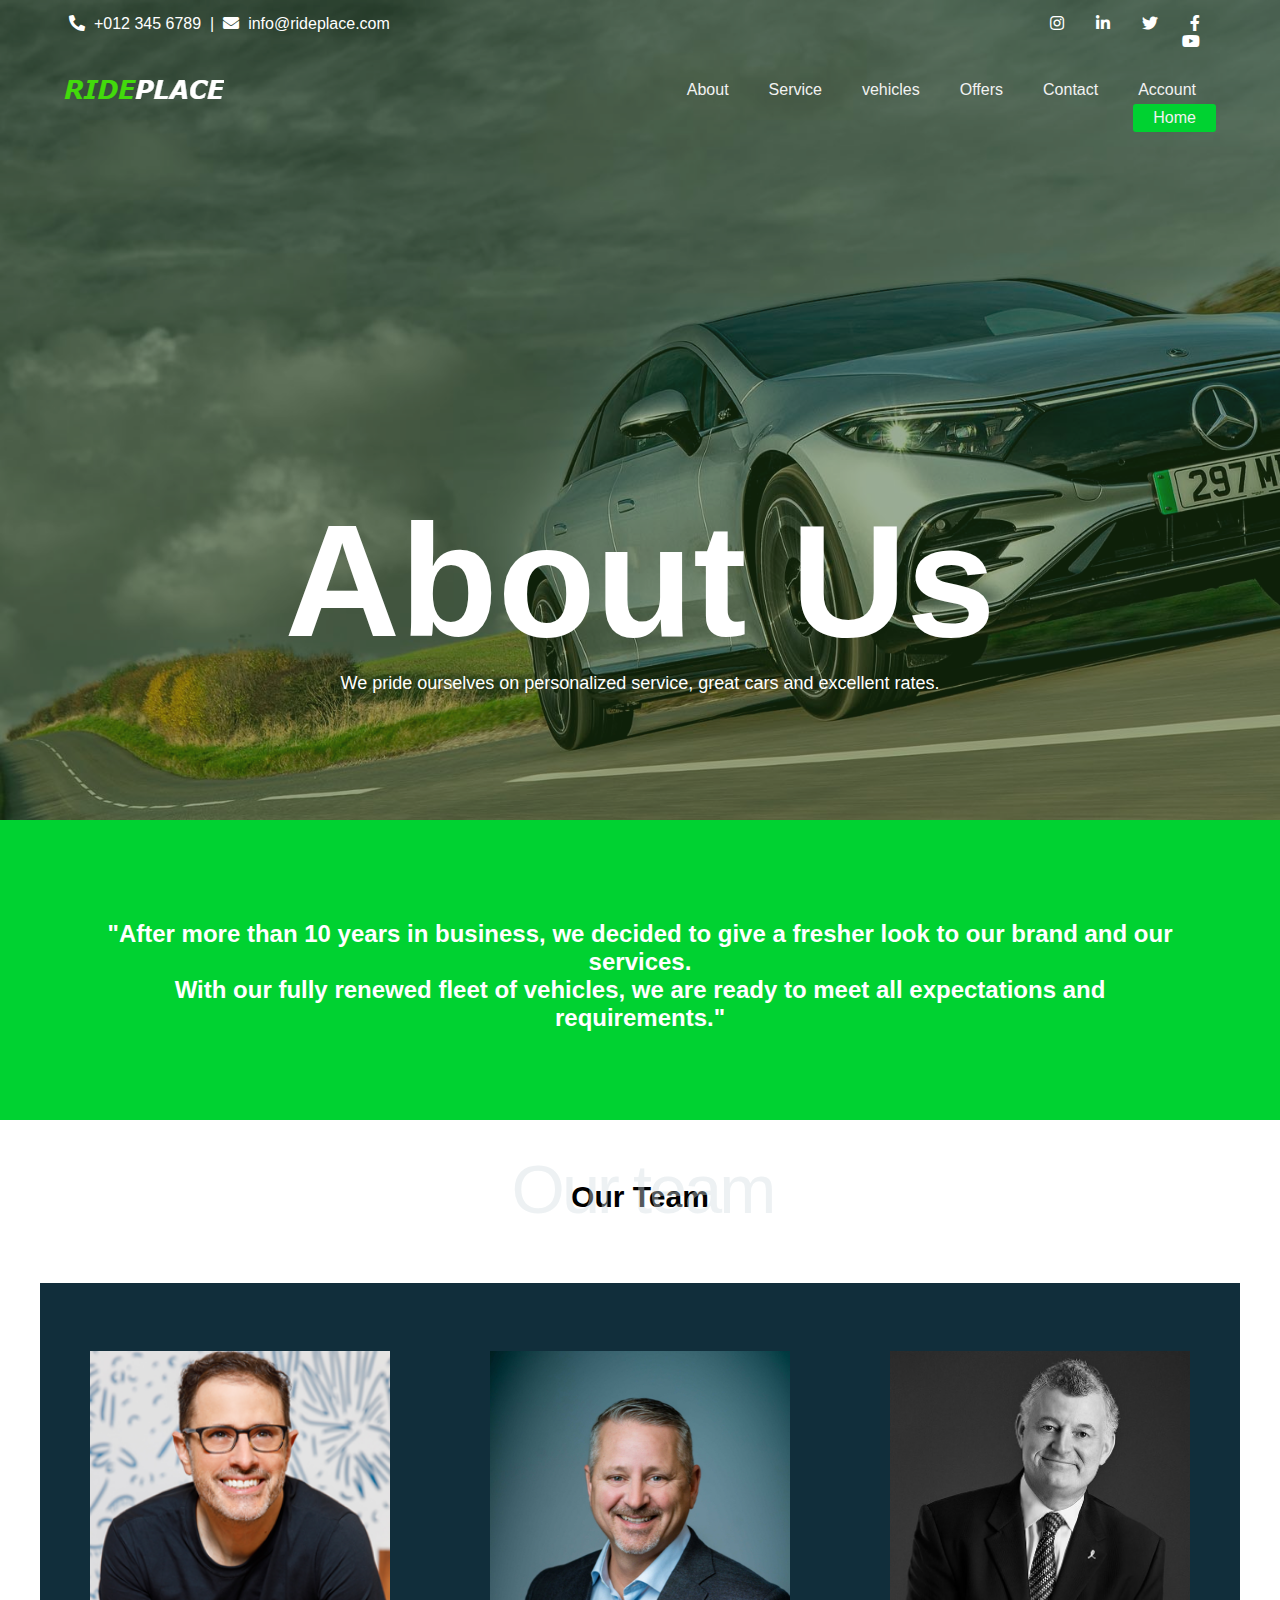
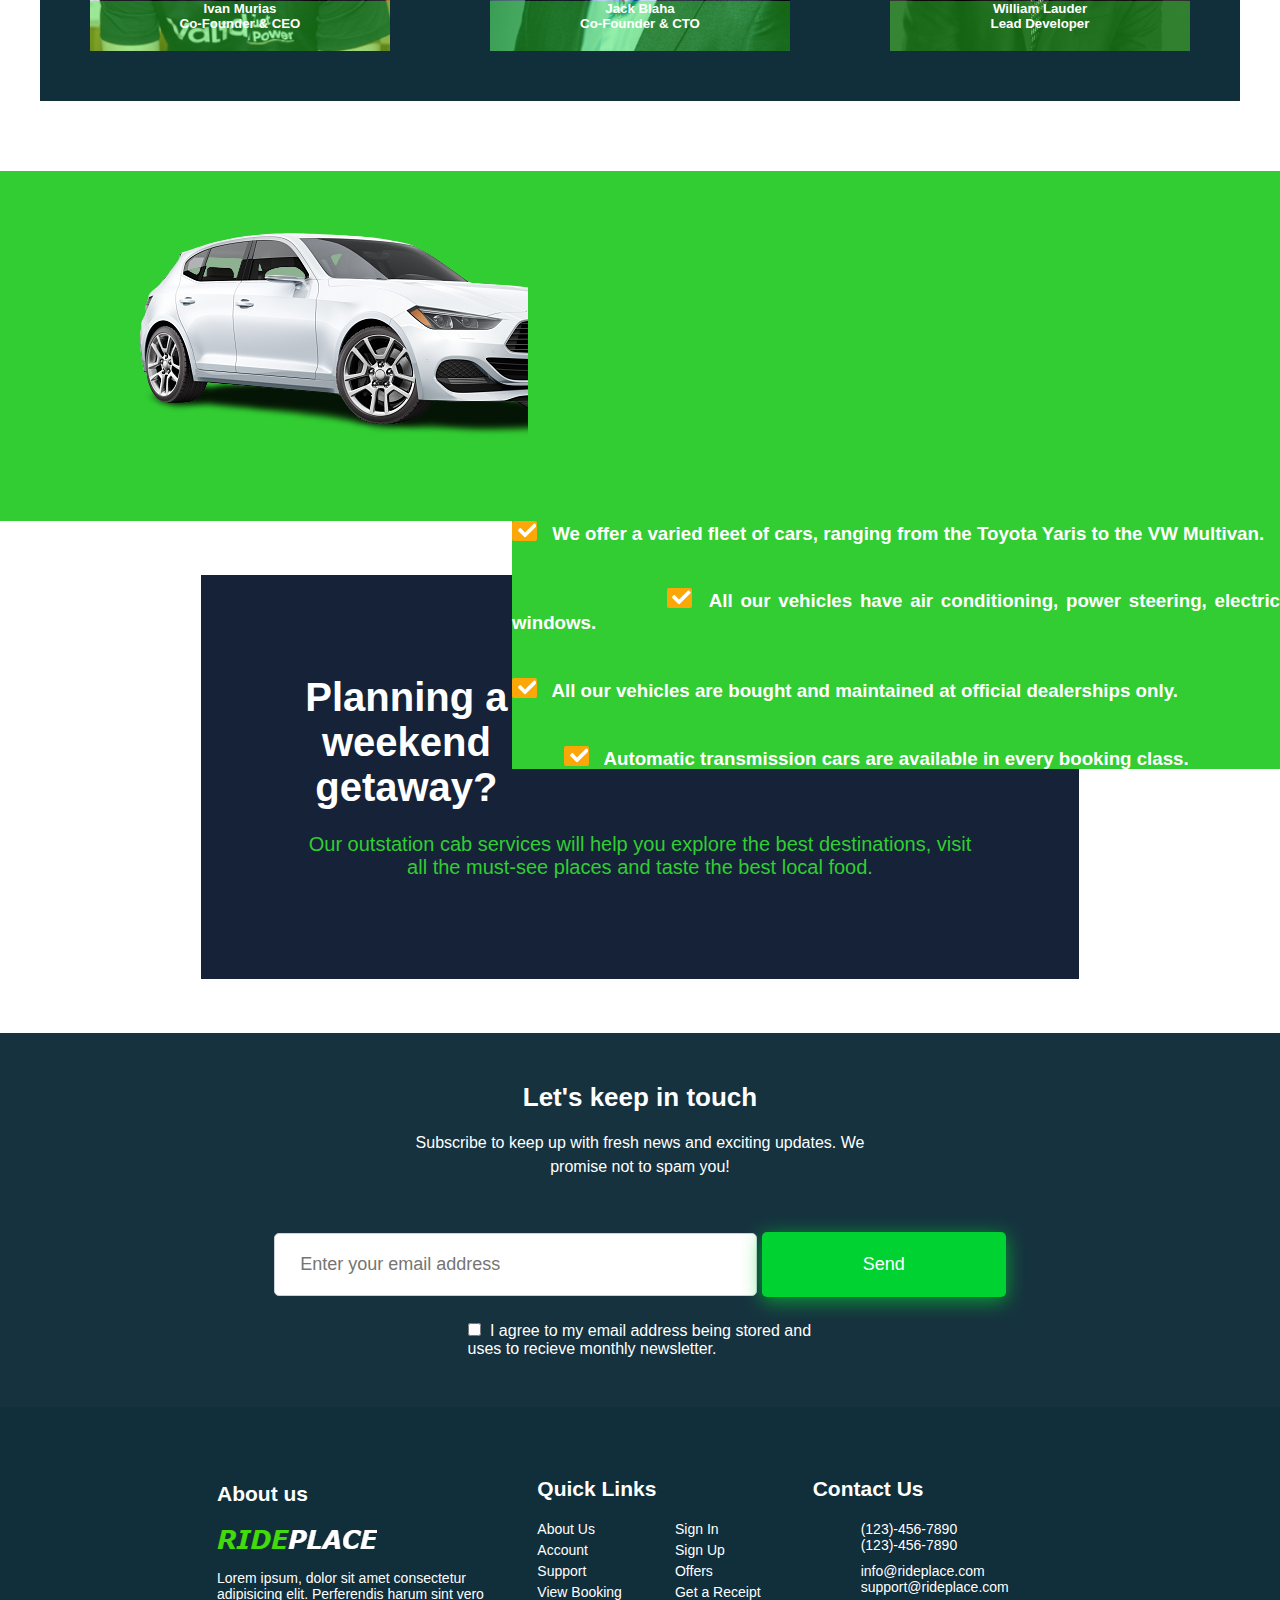
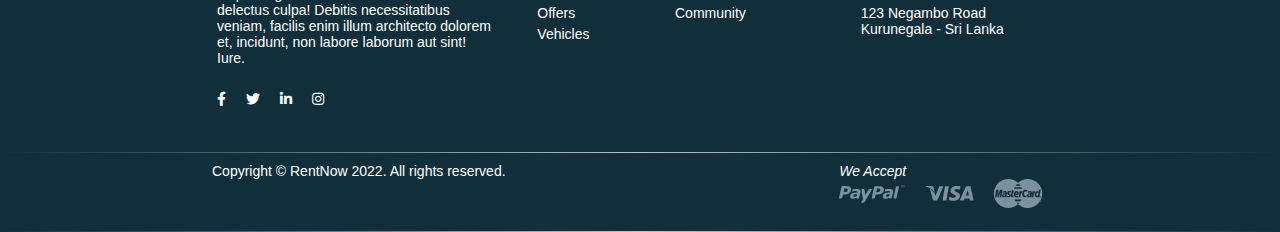
<file: Vehicle-Renting-System/Project/aboutus.html>
<!DOCTYPE html>
<html lang="en">
<head>

    <!--SEO and Responsive-->
    <meta charset="UTF-8">
    <meta http-equiv="X-UA-Compatible" content="IE=edge">
    <meta name="viewport" content="width=device-width, initial-scale=1.0">
    <meta name="description" content="Ride Place - the fastest, safest and smartest way to book cabs and taxis in Sri Lanka.">
    <meta name="keywords" content="rideplace, vehical booking, online vehicle booking service, cab service, rent cars">
    <!--Title-->
    <title>Ride Place | Cab and Taxi Booking Fastest, Safest and Smartest</title>
    <!--favicon-->
    <link href="img/icon.png" rel="icon">
    <!--Lnr icon-->
    <script src="https://cdn.linearicons.com/free/1.0.0/svgembedder.min.js"></script>
    <!--External css-->
    <link rel="stylesheet" href="css/style.css"> 
	<link href="https://cdnjs.cloudflare.com/ajax/libs/font-awesome/5.15.0/css/all.min.css" rel="stylesheet">
    <link rel="stylesheet" href="css/style6.css"> <!--Our partner, news letter and blog card -->
 
	<link rel="stylesheet" href="aboutus.css"> 
	
 </head>
 <body>
	
	
    <!--Head content-->

	<div id="first">
  
   <!--Top bar, Background Video and Navigation Start-->
    <div class="head_section">
    <!--Top and nav bar main div-->
    <div class="both">

    <!--Top bar-->
    <div class="top">
        <div class="top_cent">
            <div class="info">
                <a href=""><i class="fa fa-phone-alt mr-2"></i>&nbsp;&nbsp;+012 345 6789</a>
                <span>|</span>
                <a href=""><i class="fa fa-envelope mr-2"></i>&nbsp;&nbsp;info@rideplace.com</a>
            </div>
            <div class="social">
                <a href="">
                    <i class="fab fa-facebook-f"></i>
                </a>
                <a href="">
                    <i class="fab fa-twitter"></i>
                </a>
                <a href="">
                    <i class="fab fa-linkedin-in"></i>
                </a>
                <a href="">
                    <i class="fab fa-instagram"></i>
                </a>
                <a href="">
                    <i class="fab fa-youtube"></i>
                </a>                                                  
            </div>
        </div>
    </div>

    <!--Nav bar-->
    <div class="navbar">
        <div class="nav_cent">
            <div class="logo">
                <img src="img/logo.png">
            </div>
            <div class="menu">
                <a href="account.html">Account</a>
                <a href="support.html">Contact</a>
                <a href="offer.html">Offers</a>
                <a href="vehicle.html">vehicles</a>
                <a href="ourservice.html">Service</a>
                <a href="aboutus.html">About</a>
                <a class="active" href="index.html">Home</a>
            </div>
        </div>
    </div>
	
	<br> <br> <br> <br>
	
	<!----about us first section--->
				<div class="head_text">
					<h1>About Us</h1>
					<p>We pride ourselves on personalized service, great cars and excellent rates.</p>
				</div>



	<br><br><br><br><br>
	<br>
	<br>
	
		
		<!----second section----->
		<div class="shape">		
			<h2 class="sec">"After more than 10 years in business, we decided to give a fresher look to our brand and our services.<br> With our fully renewed fleet of vehicles, we are ready to meet all expectations and requirements."</h2>
		</div>

	</div>
	</div>
	</div>


		<!------our team---->

		<div class="mem" style="padding-bottom: 20px;">
				<h1 style="text-align:center; font-family: raleway, sans-serif;">Our Team</h1>
				<center><span class="vbig">Our team</span></center>
					<div style="display: flex; justify-content: center;">
						<div  style="float:left; padding:50px;  background-color:#112E3B;"><br>
							<div class="t" style="height:300px; width:300px; background-image:url(img/Ivan_Murias.png);background-repeat:no-repeat;background-size:cover;">
								<div style="height:200px; padding-bottom:50px;">
								</div>
								<div style="height:50px; background-color:rgba(50,250,50,0.4);" >
									<h5  style=" text-align:center; color:white;">Ivan Murias<br>
									Co-Founder & CEO </h5>

								</div>
							</div>
						</div>
						<div  style="float:left; padding: 50px; background-color:#112E3B;"><br>
							<div class="u" style="height:300px; width:300px; background-image:url(img/jack-blaha.jpg);background-repeat:no-repeat;background-size:cover;">
								<div style="height:200px; padding-bottom:50px;">
								</div>
								<div style="height:50px; background-color:rgba(50,250,50,0.4);" >
									<h5  style=" text-align:center; color:white;">Jack Blaha<br>
									Co-Founder & CTO</h5>
								</div>
							</div>
						</div>
						<div  style="float:left; padding:50px;  background-color:#112E3B;"><br>
							<div class="v" style="height:300px; width:300px; background-image:url(img/william-lauder.jpg);background-repeat:no-repeat;background-size:cover;">
								<div style="height:200px; padding-bottom:50px;">
								</div>
								<div style="height:50px; background-color:rgba(50,250,50,0.4);" >
									<h5  style=" text-align:center; color:white;">William Lauder<br>
									Lead Developer</h5>
								</div>
							</div>
						</div>
					</div>
		</div>
	 
		<!-------third section------->
		
			<div class="third" style="margin-top: 50px;">
				<div id="carimg"></div>
				<div id="imgdes">
						<h3>
						<ul>
							<li><span><svg stroke="currentColor" fill="currentColor" stroke-width="0" viewBox="0 0 512 512" height="1em" width="1em" xmlns="http://www.w3.org/2000/svg"><path d="M173.898 439.404l-166.4-166.4c-9.997-9.997-9.997-26.206 0-36.204l36.203-36.204c9.997-9.998 26.207-9.998 36.204 0L192 312.69 432.095 72.596c9.997-9.997 26.207-9.997 36.204 0l36.203 36.204c9.997 9.997 9.997 26.206 0 36.204l-294.4 294.401c-9.998 9.997-26.207 9.997-36.204-.001z"></path></svg></span>	We offer a varied fleet of cars, ranging from the Toyota Yaris to the VW Multivan.</li><br><br>
							<li>&nbsp;&nbsp;&nbsp;&nbsp;&nbsp;&nbsp;&nbsp;&nbsp;&nbsp;&nbsp;&nbsp;&nbsp;&nbsp;&nbsp;&nbsp;&nbsp;&nbsp;&nbsp;&nbsp;&nbsp;<span><svg stroke="currentColor" fill="currentColor" stroke-width="0" viewBox="0 0 512 512" height="1em" width="1em" xmlns="http://www.w3.org/2000/svg"><path d="M173.898 439.404l-166.4-166.4c-9.997-9.997-9.997-26.206 0-36.204l36.203-36.204c9.997-9.998 26.207-9.998 36.204 0L192 312.69 432.095 72.596c9.997-9.997 26.207-9.997 36.204 0l36.203 36.204c9.997 9.997 9.997 26.206 0 36.204l-294.4 294.401c-9.998 9.997-26.207 9.997-36.204-.001z"></path></svg></span>	All our vehicles have air conditioning,  power steering, electric windows.</li><br><br>
							<li><span><svg stroke="currentColor" fill="currentColor" stroke-width="0" viewBox="0 0 512 512" height="1em" width="1em" xmlns="http://www.w3.org/2000/svg"><path d="M173.898 439.404l-166.4-166.4c-9.997-9.997-9.997-26.206 0-36.204l36.203-36.204c9.997-9.998 26.207-9.998 36.204 0L192 312.69 432.095 72.596c9.997-9.997 26.207-9.997 36.204 0l36.203 36.204c9.997 9.997 9.997 26.206 0 36.204l-294.4 294.401c-9.998 9.997-26.207 9.997-36.204-.001z"></path></svg></span>	All our vehicles are bought and maintained at official dealerships only.</li><br><br>
							<li>&nbsp;&nbsp;&nbsp;&nbsp;&nbsp;&nbsp;&nbsp;&nbsp;&nbsp;&nbsp;<span><svg stroke="currentColor" fill="currentColor" stroke-width="0" viewBox="0 0 512 512" height="1em" width="1em" xmlns="http://www.w3.org/2000/svg"><path d="M173.898 439.404l-166.4-166.4c-9.997-9.997-9.997-26.206 0-36.204l36.203-36.204c9.997-9.998 26.207-9.998 36.204 0L192 312.69 432.095 72.596c9.997-9.997 26.207-9.997 36.204 0l36.203 36.204c9.997 9.997 9.997 26.206 0 36.204l-294.4 294.401c-9.998 9.997-26.207 9.997-36.204-.001z"></path></svg></span>	Automatic transmission cars are available in every booking class.</li></h3>
						</ul>
						</h3>
				</div>
			</div>
		
		<br><br><br>
		<!------fourth section------>
			<div>
	
				<div class="slideshow-container" style="font-family: 'Open Sans', sans-serif;">

				<div class="mySlides">
				<h3>Planning a weekend getaway?</h3><br>
				<p>Our outstation cab services will help you explore the best destinations, visit all the must-see places and taste the best local food.</p>
				</div>

				<div class="mySlides">
				<h3>Did you just land at an airport or railway station closest to your destination? No problem!</h3><br>
				<p>You can use our airport taxi, the transit pick up service to cover the last mile. We'll get you to your destination and show you some of the best sights along the way.</p>
				</div>

				<div class="mySlides">
				<h3> Are you an offbeat traveller? Do you just hit the road and decide to take it from there?</h3><br>
				<p>We offer one-way drops on several routes, in case you only want to be dropped to a destination and don't want to look back</p>
				</div>

				</div>
			</div>
		
            <br><br><br>
		
		<script>

		let slideIndex = 0;
		showSlides();

		function showSlides() {
		let i;
		let slides = document.getElementsByClassName("mySlides");
		for (i = 0; i < slides.length; i++) {
		slides[i].style.display = "none";
		}
		slideIndex++;
		if (slideIndex > slides.length) {slideIndex = 1}
		slides[slideIndex-1].style.display = "block";
		setTimeout(showSlides, 2500); 
		}
		
		</script>
		
		
    <!--News letter-->
    <form action="newsletter.php" method="post">
        <div class="s_main">
            <div class="cent">
                <h2>Let's keep in touch</h2>
                <p>Subscribe to keep up with fresh news and exciting updates. We promise not to spam you!</p>
                <div class="form">
                    <input type="email" class="formemail" placeholder="Enter your email address" name="email"/>
                    <button type="submit" class="formbutton">Send</button>
                </div>
                <div class="notice">
                    <input type="checkbox" required>
                    <span>I agree to my email address being stored and uses to recieve monthly newsletter.</span>
                </div>
            </div>
        </div>
        </form>		

	 <!--Footer-->
    <div class="footer_main">
        <div class="footer_tabs">
            <div class="fabout">
                <h2>About us</h2>
                <img src="img/logo.png">
                <p>Lorem ipsum, dolor sit amet consectetur adipisicing elit. Perferendis harum sint vero delectus culpa! Debitis necessitatibus veniam, facilis enim illum architecto dolorem et, incidunt, non labore laborum aut sint! Iure.</p>
                <ul>
                    <a href="">
                        <i class="fab fa-facebook-f"></i>
                    </a>
                    <a href="">
                        <i class="fab fa-twitter"></i>
                    </a>
                    <a href="">
                        <i class="fab fa-linkedin-in"></i>
                    </a>
                    <a href="">
                        <i class="fab fa-instagram"></i>
                    </a>    
                </ul>
            </div>
            <div class="fquicklink">
                <h2>Quick Links</h2>
                <div class="main_list">
                <div class="list_i">
                    <ul>
                        <a href="aboutus.html">About Us<li></li></a>
                        <a href="account.html">Account<li></li></a>
                        <a href="support.html">Support<li></li></a>
                        <a href="bookup.html">View Booking<li></li></a>
                        <a href="offer.html">Offers<li></li></a>
                        <a href="vehicle.html">Vehicles<li></li></a>
                    </ul>
                </div>
                <div class="list_ii">
                    <ul>
                        <a href="login.html">Sign In<li></li></a>
                        <a href="signup.html">Sign Up<li></li></a>
                        <a href="offer.html">Offers<li></li></a>
                        <a href="#">Get a Receipt<li></li></a>
                        <a href="#">Community<li></li></a>
                    </ul>                    
                </div>
                </div>
            </div>
            <div class="fcontact">
                <h2>Contact Us</h2>
                <div class="mail">
                    <svg class="lnr lnr-phone-handset"><use xlink:href="#lnr-phone-handset"></use></svg>
                    <p>(123)-456-7890<br>(123)-456-7890</p>
                </div>
                <div class="phone">
                    <svg class="lnr lnr-envelope"><use xlink:href="#lnr-envelope"></use></svg>
                    <p>info@rideplace.com<br>support@rideplace.com</p>
                </div>
                <div class="location">
                    <svg class="lnr lnr-map-marker"><use xlink:href="#lnr-map-marker"></use></svg>
                    <p>123 Negambo Road<br>Kurunegala - Sri Lanka</p>
                </div>
            </div>
        </div>
        <hr>
        <footer>
            <div class="fpara">
            <p>Copyright © RentNow 2022. All rights reserved.</p>
            </div>
            <div class="fpay">
                <p><i>We Accept</i></p>
                <img src="img/payments.png">
            </div>
        </footer>
        <hr>
    </div>
	
	</body>
</html>
</file>
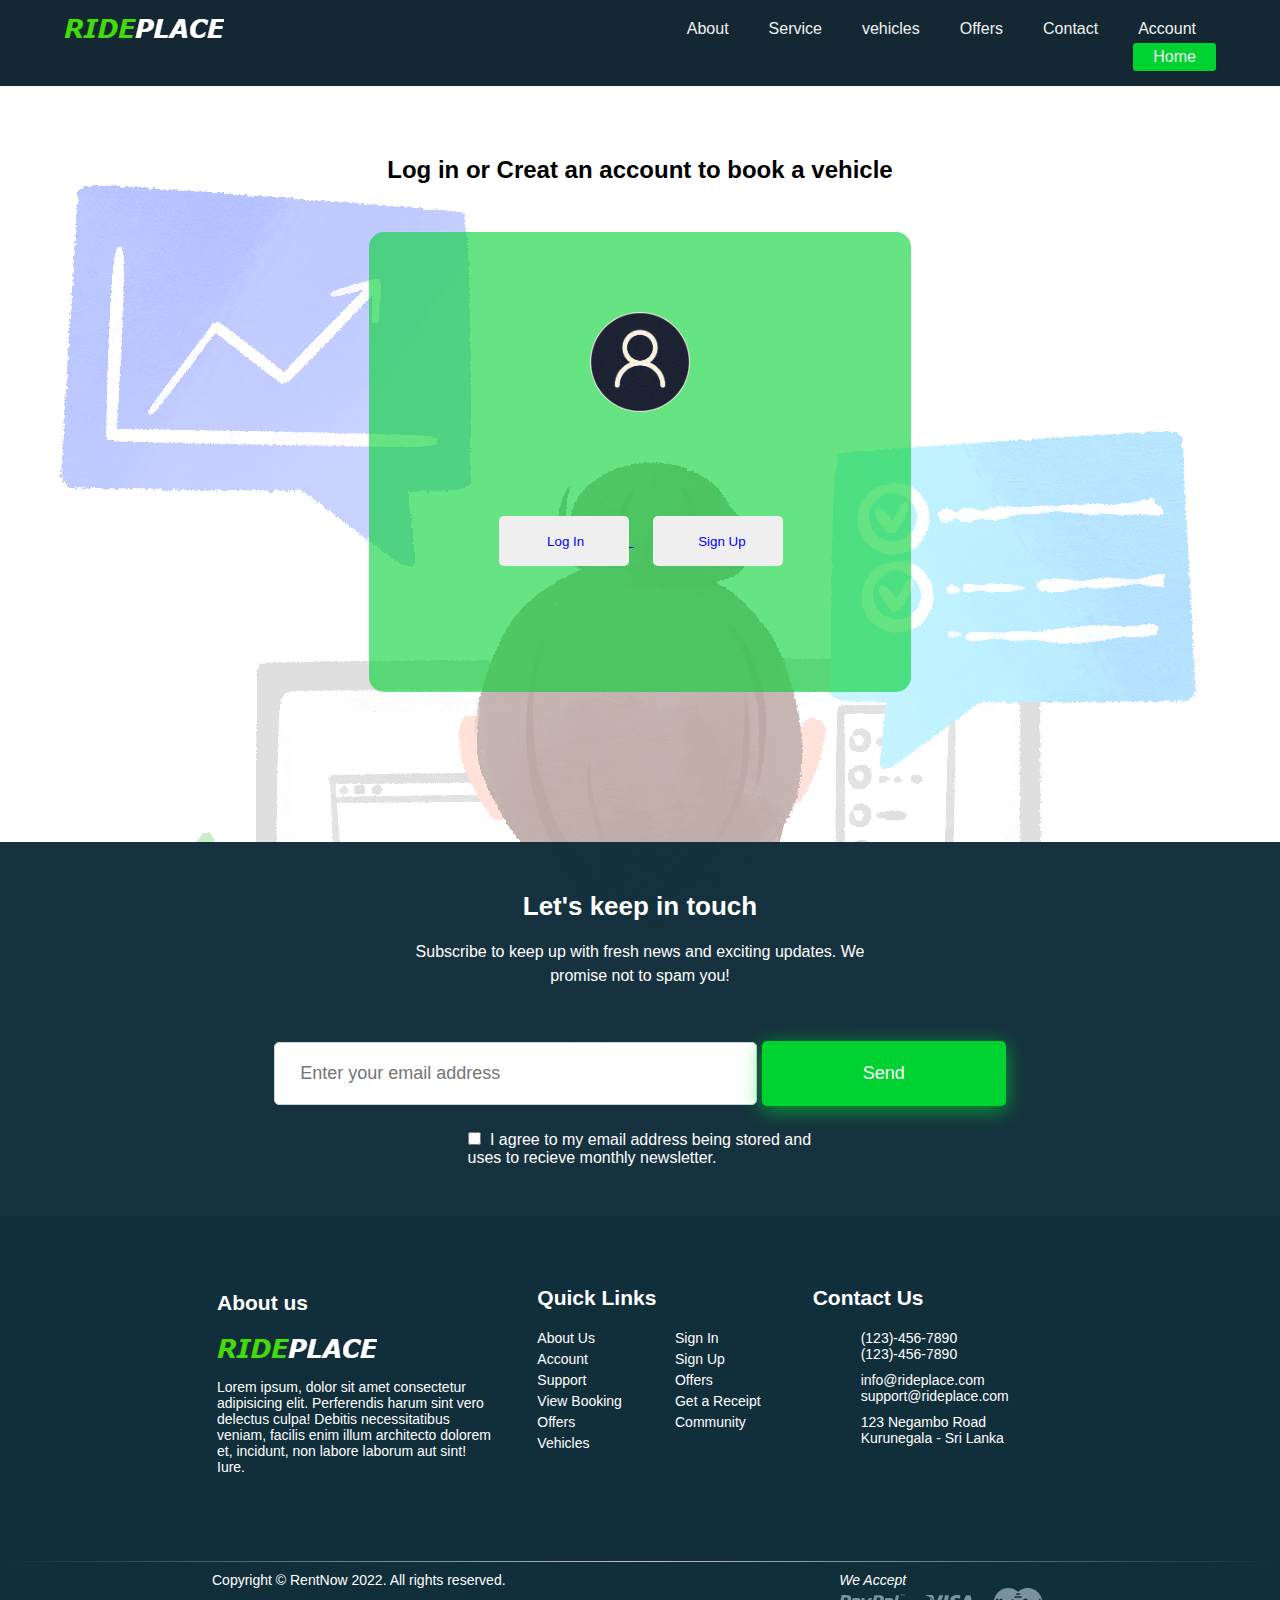
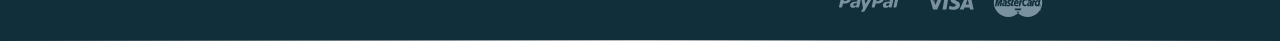
<file: Vehicle-Renting-System/Project/account.html>
<!DOCTYPE html>    
    <html>    
    <head>    
        <title>Account | Booking Form</title>    
        <link rel="stylesheet" type="text/css" href="account.css"> <!--account page css-->
        <link rel="stylesheet" href="css/style.css"> <!--main css-->
        <link rel="stylesheet" href="css/style6.css"> <!--Our partner, news letter and blog card -->
        <!--Lnr icon-->
        <script src="https://cdn.linearicons.com/free/1.0.0/svgembedder.min.js"></script>

        <style>
        *{
            margin: 0px;
            padding: 0px;
        }

        .navbar{
            background-color: #132833;
            font-family: "Open Sans", sans-serif;
        }

        .navbar .nav_cent{
            width: 90%;
            margin: 0px auto;
            padding-top: 15px;
            padding-bottom: 15px;
            display: flex;
        }

        .navbar .nav_cent .logo{
            width: 50%;
        }

        .navbar .nav_cent .menu{
            background-color: transparent;
            width: 50%;
        }

        .navbar .nav_cent .menu a{
            float: right;
            color: #f2f2f2;
            text-align: center;
            padding: 5px 20px;
            text-decoration: none;
            font-family: "Raleway", sans-serif;
        }

        .navbar .nav_cent .menu a.active{
            background-color: #00D231;
            border-radius: 3px;
        }
        </style>
		
    </head>    
    <body background="acc.png"> 
        
        <!--Nav bar-->
        <div class="navbar">
            <div class="nav_cent">
                <div class="logo">
                    <img src="img/logo.png">
                </div>
                <div class="menu">
                    <a href="account.html">Account</a>
                    <a href="support.html">Contact</a>
                    <a href="offer.html">Offers</a>
                    <a href="vehicle.html">vehicles</a>
                    <a href="ourservice.html">Service</a>
                    <a href="aboutus.html">About</a>
                    <a class="active" href="index.html">Home</a>
                </div>
            </div>
        </div>
    
        <!--Account-->
		<h2 class="h22">Log in or Creat an account to book a vehicle</h2><br>
		
        <div class="booking"> 
			
		
		
		
        <form id="booking" method="get" action="booking.php" name="bookingForm">
		<div class="image">
			<center><img src="images.png" alt="Avatar" class="avatar"></center>
        </div>     
            <a href="login.html" target="_blank"><input type="button" name="log" id="log1" value="Log In "> </a>      
            <a href="signup.html" target="_blank"><input type="button" name="sign" id="log2" value="Sign Up"></a>       
            <br><br> 
			
                
        </form>     
    </div> 
	
     <!--News letter-->
     <form action="newsletter.php" method="post">
        <div class="s_main">
            <div class="cent">
                <h2>Let's keep in touch</h2>
                <p>Subscribe to keep up with fresh news and exciting updates. We promise not to spam you!</p>
                <div class="form">
                    <input type="email" class="formemail" placeholder="Enter your email address" name="email"/>
                    <button type="submit" class="formbutton">Send</button>
                </div>
                <div class="notice">
                    <input type="checkbox" required>
                    <span>I agree to my email address being stored and uses to recieve monthly newsletter.</span>
                </div>
            </div>
        </div>
        </form>
        <!--Footer-->
        <div class="footer_main">
            <div class="footer_tabs">
                <div class="fabout">
                    <h2>About us</h2>
                    <img src="img/logo.png">
                    <p>Lorem ipsum, dolor sit amet consectetur adipisicing elit. Perferendis harum sint vero delectus culpa! Debitis necessitatibus veniam, facilis enim illum architecto dolorem et, incidunt, non labore laborum aut sint! Iure.</p>
                    <ul>
                        <a href="">
                            <i class="fab fa-facebook-f"></i>
                        </a>
                        <a href="">
                            <i class="fab fa-twitter"></i>
                        </a>
                        <a href="">
                            <i class="fab fa-linkedin-in"></i>
                        </a>
                        <a href="">
                            <i class="fab fa-instagram"></i>
                        </a>    
                    </ul>
                </div>
                <div class="fquicklink">
                    <h2>Quick Links</h2>
                    <div class="main_list">
                    <div class="list_i">
                        <ul>
                            <a href="aboutus.html">About Us<li></li></a>
                            <a href="account.html">Account<li></li></a>
                            <a href="support.html">Support<li></li></a>
                            <a href="bookup.html">View Booking<li></li></a>
                            <a href="offer.html">Offers<li></li></a>
                            <a href="vehicle.html">Vehicles<li></li></a>
                        </ul>
                    </div>
                    <div class="list_ii">
                        <ul>
                            <a href="login.html">Sign In<li></li></a>
                            <a href="signup.html">Sign Up<li></li></a>
                            <a href="offer.html">Offers<li></li></a>
                            <a href="#">Get a Receipt<li></li></a>
                            <a href="#">Community<li></li></a>
                        </ul>                    
                    </div>
                    </div>
                </div>
                <div class="fcontact">
                    <h2>Contact Us</h2>
                    <div class="mail">
                        <svg class="lnr lnr-phone-handset"><use xlink:href="#lnr-phone-handset"></use></svg>
                        <p>(123)-456-7890<br>(123)-456-7890</p>
                    </div>
                    <div class="phone">
                        <svg class="lnr lnr-envelope"><use xlink:href="#lnr-envelope"></use></svg>
                        <p>info@rideplace.com<br>support@rideplace.com</p>
                    </div>
                    <div class="location">
                        <svg class="lnr lnr-map-marker"><use xlink:href="#lnr-map-marker"></use></svg>
                        <p>123 Negambo Road<br>Kurunegala - Sri Lanka</p>
                    </div>
                </div>
            </div>
            <hr>
            <footer>
                <div class="fpara">
                <p>Copyright © RentNow 2022. All rights reserved.</p>
                </div>
                <div class="fpay">
                    <p><i>We Accept</i></p>
                    <img src="img/payments.png">
                </div>
            </footer>
            <hr>
        </div>

</body>
</html>
</file>
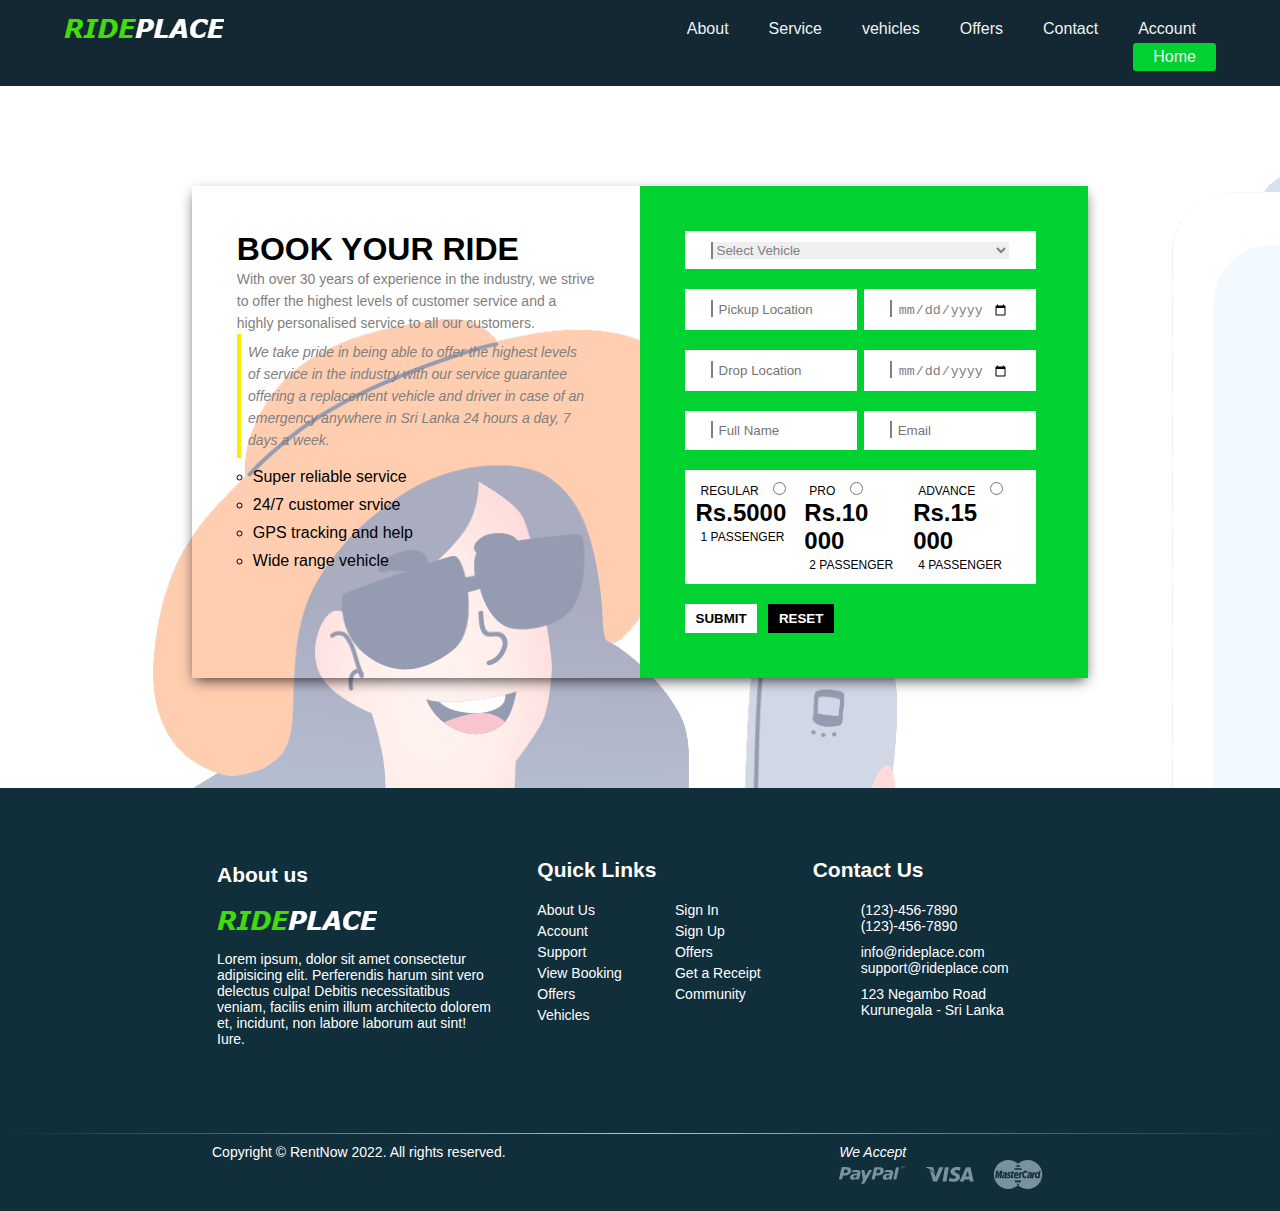
<file: Vehicle-Renting-System/Project/bookup.html>
<!DOCTYPE html>
<html lang="en">
  <head>
    <meta charset="UTF-8" />
    <title>Book Vehicle | Ride  Place</title>
    <meta name="viewport" content="width=device-width, initial-scale=1.0">
    <link rel="stylesheet" href="css/style.css"> <!--main css-->
    <!--Lnr icon-->
    <script src="https://cdn.linearicons.com/free/1.0.0/svgembedder.min.js"></script>
   <style>
*{
    margin: 0px;
    padding: 0px;
}

.navbar{
    background-color: #132833;
    font-family: "Open Sans", sans-serif;
}

.navbar .nav_cent{
    width: 90%;
    margin: 0px auto;
    padding-top: 15px;
    padding-bottom: 15px;
    display: flex;
}

.navbar .nav_cent .logo{
    width: 50%;
}

.navbar .nav_cent .menu{
    background-color: transparent;
    width: 50%;
}

.navbar .nav_cent .menu a{
    float: right;
    color: #f2f2f2;
    text-align: center;
    padding: 5px 20px;
    text-decoration: none;
    font-family: "Raleway", sans-serif;
}

.navbar .nav_cent .menu a.active{
    background-color: #00D231;
    border-radius: 3px;
}

@import url('https://fonts.googleapis.com/css2?family=Roboto&display=swap');
:root{
  --font-light: #808080;
  --primary-color: #FAED00;
}
body{
  font-family: 'Roboto', sans-serif;
  align-items: center;
  justify-content: center;
}
.container {
  padding-top: 100px;
  padding-bottom: 110px;
  width: 70%;
  margin: 0 auto;
}
.book {
    box-shadow: 0px 5px 13px -3px rgba(0,0,0,0.75);
    display: flex;
    flex-wrap: wrap;
}
.description , .form{
    width: 40%;
    padding: 5%;
}
.description h1 {
    text-transform: uppercase;
    color: var(--font-light);
    font-weight: 400;
    margin-top: 0;
}
.description h1 strong{
  font-weight: 700;
  color: #000;
}
.description p {
    color: var(--font-light);
    font-size: 14px;
    line-height: 22px;
}
.quote p {
    font-style: italic;
    padding: 2%;
    border-left: 4px solid var(--primary-color);
}
.description ul {
    padding-left: 16px;
    list-style: circle;
}
.description ul li{
    margin: 10px 0;
}
.form{
  background: #00D231;
}
.form form{
  color: var(--font-light);
    display: flex;
  flex-wrap: wrap;
}
.inpbox.full {
    width: 100%;
    background: #fff;
    padding: 3%;
    margin-bottom: 20px;
    display: flex;
    flex-wrap: wrap;
}
.inpbox span::before {
    margin-left: 0;
}
.inpbox span {
    padding-right: 10px;
    border-right: 2px solid var(--font-light);
}
.form select{
    border: 0;
    width: 90%;
    color: var(--font-light);
}
form input {
    border: 0;
    width: 74%;
    color: var(--font-light);
    padding: 0 4%;
}
.form select:focus, form input {
  outline: none;
}
.inpbox {
    width: 42%;
    background: #fff;
    padding: 3%;
    margin-bottom: 20px;
    margin-right: 2%;
}
.inrbox{
  width: 33%;
  color: #000;
}
.inrbox span{
  padding-right: 10px;
  color: #000;
}
.inrbox span {
    border: 0;
    text-transform: uppercase;
    font-size: 12px;
}
.form input[type="radio"] {
    width: unset;
}
button.subt, button.rst{
  padding: 2% 3%;
  font-weight: 700;
  text-transform: uppercase;
  border: 0;
}
button.subt {
    margin-right: 3%;
    background: #fff;
}
button.rst {
    background: #000;
    color: #fff;
}

   </style>

  </head>
  <body background="booking.png">
      
      <!--Nav bar-->
      <div class="navbar">
          <div class="nav_cent">
              <div class="logo">
                  <img src="img/logo.png">
              </div>
              <div class="menu">
                <a href="account.html">Account</a>
                <a href="support.html">Contact</a>
                <a href="offer.html">Offers</a>
                <a href="vehicle.html">vehicles</a>
                <a href="ourservice.html">Service</a>
                <a href="aboutus.html">About</a>
                <a class="active" href="index.html">Home</a>
              </div>
          </div>
      </div>
    
    <div class="container">
      <div class="book">
        <div class="description">
          <h1><strong>Book your Ride</strong> </h1>
          <p>
            With over 30 years of experience in the industry, we strive to offer the highest levels of customer service and a highly personalised service to all our customers.
          </p>
          <div class="quote">
            <p>
              We take pride in being able to offer the highest levels of service in the industry with our service guarantee offering a replacement vehicle and driver in case of an emergency anywhere in Sri Lanka 24 hours a day, 7 days a week.
 
            </p>
          </div>
          <ul>
            <li>Super reliable service</li>
            <li>24/7 customer srvice</li>
            <li>GPS tracking and help</li>
            <li>Wide range vehicle</li>
          </ul>
        </div>
        <div class="form">
          <form name="myForm">
            <div class="inpbox full">
              <span class="flaticon-taxi"></span>
              <select id="cars" name="cars">
                <option value="">Select Vehicle</option>
                <option value="volvo">Car</option>
                <option value="saab">Van</option>
                <option value="fiat">Suv/Jeep</option>
                <option value="audi">Bus</option>
              </select>
            </div>
            <div class="inpbox">
              <span class="flaticon-globe"></span>
              <input type="text" placeholder="Pickup Location">
            </div>
            <div class="inpbox">
              <span class="flaticon-calendar"></span>
              <input type="date" placeholder="Pickup Date">
            </div>
            <div class="inpbox">
              <span class="flaticon-location"></span>
              <input type="text" placeholder="Drop Location">
            </div>
            <div class="inpbox">
              <span class="flaticon-calendar"></span>
              <input type="date" placeholder="Drop Date">
            </div>
            <div class="inpbox">
              <span class="flaticon-user"></span>
              <input type="text" placeholder="Full Name">
            </div>
            <div class="inpbox">
              <span class="flaticon-email"></span>
              <input type="email" placeholder="Email">
            </div>
            <div class="inpbox full">
              <div class="inrbox">
                <span class="flaticon-taxi">Regular</span>
                <input type="radio" name="plan">
                <h2>Rs.5000</h2>
                <span>1 Passenger</span>
              </div>
              <div class="inrbox">
                <span class="flaticon-taxi">Pro</span>
                <input type="radio" name="plan">
                <h2>Rs.10 000</h2>
                <span>2 Passenger</span>
              </div>
              <div class="inrbox">
                <span class="flaticon-taxi">Advance</span>
                <input type="radio" name="plan">
                <h2>Rs.15 000</h2>
                <span>4 Passenger</span>
              </div>
            </div>
            <button class="subt">Submit</button>
            
            <button class="rst">Reset</button>
          </form>
        </div>
      </div>
    </div>

          <!--Footer-->
          <div class="footer_main">
              <div class="footer_tabs">
                  <div class="fabout">
                      <h2>About us</h2>
                      <img src="img/logo.png">
                      <p>Lorem ipsum, dolor sit amet consectetur adipisicing elit. Perferendis harum sint vero delectus culpa! Debitis necessitatibus veniam, facilis enim illum architecto dolorem et, incidunt, non labore laborum aut sint! Iure.</p>
                      <ul>
                          <a href="">
                              <i class="fab fa-facebook-f"></i>
                          </a>
                          <a href="">
                              <i class="fab fa-twitter"></i>
                          </a>
                          <a href="">
                              <i class="fab fa-linkedin-in"></i>
                          </a>
                          <a href="">
                              <i class="fab fa-instagram"></i>
                          </a>    
                      </ul>
                  </div>
                  <div class="fquicklink">
                      <h2>Quick Links</h2>
                      <div class="main_list">
                      <div class="list_i">
                          <ul>
                            <a href="aboutus.html">About Us<li></li></a>
                            <a href="account.html">Account<li></li></a>
                            <a href="support.html">Support<li></li></a>
                            <a href="bookup.html">View Booking<li></li></a>
                            <a href="offer.html">Offers<li></li></a>
                            <a href="vehicle.html">Vehicles<li></li></a>
                        </ul>
                    </div>
                    <div class="list_ii">
                        <ul>
                            <a href="login.html">Sign In<li></li></a>
                            <a href="signup.html">Sign Up<li></li></a>
                            <a href="offer.html">Offers<li></li></a>
                            <a href="#">Get a Receipt<li></li></a>
                            <a href="#">Community<li></li></a>
                          </ul>                    
                      </div>
                      </div>
                  </div>
                  <div class="fcontact">
                      <h2>Contact Us</h2>
                      <div class="mail">
                          <svg class="lnr lnr-phone-handset"><use xlink:href="#lnr-phone-handset"></use></svg>
                          <p>(123)-456-7890<br>(123)-456-7890</p>
                      </div>
                      <div class="phone">
                          <svg class="lnr lnr-envelope"><use xlink:href="#lnr-envelope"></use></svg>
                          <p>info@rideplace.com<br>support@rideplace.com</p>
                      </div>
                      <div class="location">
                          <svg class="lnr lnr-map-marker"><use xlink:href="#lnr-map-marker"></use></svg>
                          <p>123 Negambo Road<br>Kurunegala - Sri Lanka</p>
                      </div>
                  </div>
              </div>
              <hr>
              <footer>
                  <div class="fpara">
                  <p>Copyright © RentNow 2022. All rights reserved.</p>
                  </div>
                  <div class="fpay">
                      <p><i>We Accept</i></p>
                      <img src="img/payments.png">
                  </div>
              </footer>
              <hr>
          </div>

  </body>
</html>
</file>
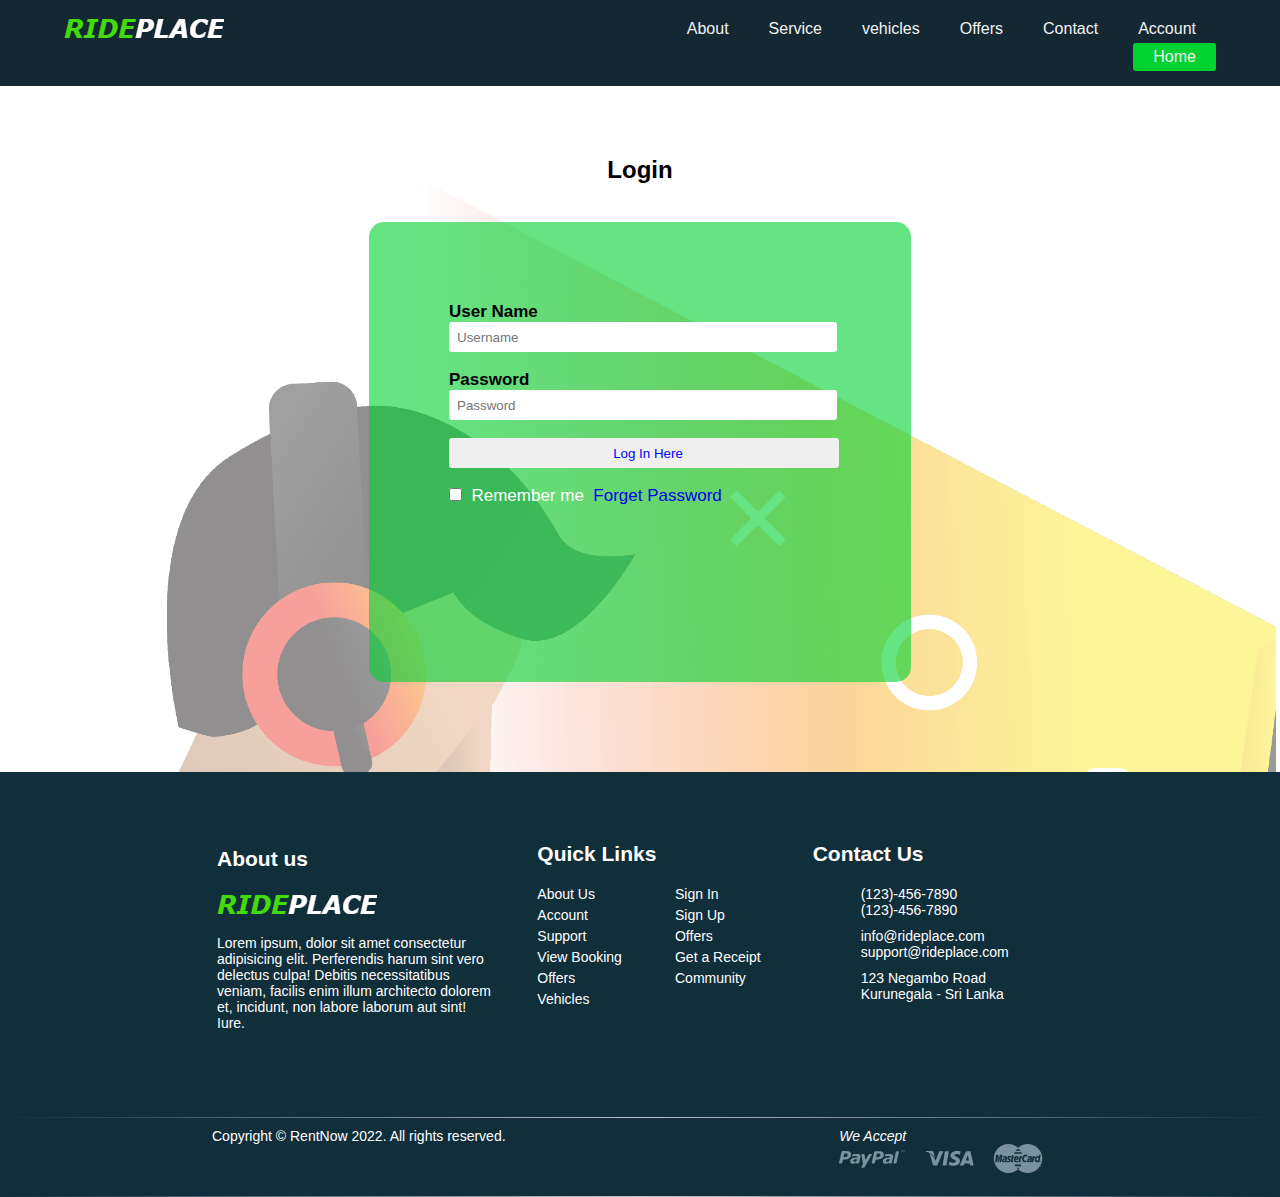
<file: Vehicle-Renting-System/Project/login.html>
<!DOCTYPE html>    
    <html>    
    <head>    
    <title>Login Form | Ride Place</title>      
		<script src="login.js"></script>
		<script src="jquery-3.6.0.js"></script>
    <link rel="stylesheet" href="css/style.css"> <!--main css-->
    <link rel="stylesheet" href="css/style6.css"> <!--Our partner, news letter and blog card -->
    <link rel="stylesheet" href="css/offer.css"> <!-- Offer section -->
    <!--Lnr icon-->
    <script src="https://cdn.linearicons.com/free/1.0.0/svgembedder.min.js"></script>
    
    <style>
    *{
    margin: 0px;
    padding: 0px;
}

.navbar{
    background-color: #132833;
    font-family: "Open Sans", sans-serif;
}

.navbar .nav_cent{
    width: 90%;
    margin: 0px auto;
    padding-top: 15px;
    padding-bottom: 15px;
    display: flex;
}

.navbar .nav_cent .logo{
    width: 50%;
}

.navbar .nav_cent .menu{
    background-color: transparent;
    width: 50%;
}

.navbar .nav_cent .menu a{
    float: right;
    color: #f2f2f2;
    text-align: center;
    padding: 5px 20px;
    text-decoration: none;
    font-family: "Raleway", sans-serif;
}

.navbar .nav_cent .menu a.active{
    background-color: #00D231;
    border-radius: 3px;
}

    body{  
        margin: 0;  
        padding: 0;  
        background-color:white;  
        font-family: 'Arial';  
    }  
    .login{  
            width: 382px;  
            overflow: hidden;  
            margin: auto;  
            margin: 20 0 50 450;  
            padding: 80px;  
            background: rgb(0,210,49,0.6);
            border-radius: 15px ;  
            bottom:20px;  
			height:300px;
    }  
    .tx{  
        text-align: center;  
        color: black;  
        padding: 20px;  
    }  
    label{  
        color: black;  
        font-size: 17px;  
    }  
    #Uname{  
        width: 380px;  
        height: 30px;  
        border: none;  
        border-radius: 3px;  
        padding-left: 8px;  
    }  
    #Psw{  
        width: 380px;  
        height: 30px;  
        border: none;  
        border-radius: 3px;  
        padding-left: 8px;  
          
    }  
    #log{  
        width: 390px;  
        height: 30px;  
        border: none;  
        border-radius: 3px;  
        padding-left: 8px;  
        color: blue; 
		
      
      
    }

#log:hover {
  background-color:black;
  color: white;
}
	
    span{  
        color: white;  
        font-size: 17px;  
    }  
    .navi a{  
        float: right;  
        background-color: grey;  
    } 

#message {
  display:none;
  background: #f1f1f1;
  color: #000;
  position: relative;
  padding: 20px;
  margin-top: 10px;
}

#message p {
  padding: 10px 35px;
  font-size: 18px;
}

/* Add a green text color and a checkmark when the requirements are right */
.valid {
  color: green;
}

.valid:before {
  position: relative;
  left: -35px;
  content: "&#10004;";
}

/* Add a red text color and an "x" icon when the requirements are wrong */
.invalid {
  color: red;
}

.invalid:before {
  position: relative;
  left: -35px;
  content: "&#10006;";
}
        </style>
    </head>    
    <body background="lback.png">  

<!--Nav bar-->
<div class="navbar">
  <div class="nav_cent">
      <div class="logo">
          <img src="img/logo.png">
      </div>
      <div class="menu" class="navi">
        <a href="account.html">Account</a>
        <a href="support.html">Contact</a>
        <a href="offer.html">Offers</a>
        <a href="vehicle.html">vehicles</a>
        <a href="ourservice.html">Service</a>
        <a href="aboutus.html">About</a>
        <a class="active" href="index.html">Home</a>
      </div>
  </div>
</div>

		<h2 class="tx" style="margin-top: 50px;">Login</h2><br>
        <div class="login" style="margin-bottom: 90px; margin-top: 0px;">   
		
		
		
        <form id="login" method="get" action="login.php" name="loginForm" style="font-family: Raleway, sans-serif;">    
            <label><b>User Name    
            </b>    
            </label> 
			 
            <input type="text" name="Uname" id="Uname" placeholder="Username">    
            <br><br>    
            <label><b>Password     
            </b>    
            </label>    
            <input type="Password" name="Pass" id="Psw" placeholder="Password" pattern="(?=.*\d)(?=.*[a-z])(?=.*[A-Z]).{8,}" title="Must contain at least one number and one uppercase and lowercase letter, and at least 8 or more characters" required>    
            <br><br>  
			
            <input type="button" name="log" id="log" value="Log In Here" onfocus="check_form()"  onclick="document.location='bookup.html'">     
            <br><br>    
            <input type="checkbox" id="check">    
            <span>Remember me</span>
            <span><a href="#" style="text-decoration: none; background-color: transparent;">Forget Password</a> </span>
        </form>     
    </div> 
        <!--Footer-->
        <div class="footer_main">
            <div class="footer_tabs">
                <div class="fabout">
                    <h2>About us</h2>
                    <img src="img/logo.png">
                    <p>Lorem ipsum, dolor sit amet consectetur adipisicing elit. Perferendis harum sint vero delectus culpa! Debitis necessitatibus veniam, facilis enim illum architecto dolorem et, incidunt, non labore laborum aut sint! Iure.</p>
                    <ul>
                        <a href="">
                            <i class="fab fa-facebook-f"></i>
                        </a>
                        <a href="">
                            <i class="fab fa-twitter"></i>
                        </a>
                        <a href="">
                            <i class="fab fa-linkedin-in"></i>
                        </a>
                        <a href="">
                            <i class="fab fa-instagram"></i>
                        </a>    
                    </ul>
                </div>
                <div class="fquicklink">
                    <h2>Quick Links</h2>
                    <div class="main_list">
                    <div class="list_i">
                        <ul>
                            <a href="aboutus.html">About Us<li></li></a>
                            <a href="account.html">Account<li></li></a>
                            <a href="support.html">Support<li></li></a>
                            <a href="bookup.html">View Booking<li></li></a>
                            <a href="offer.html">Offers<li></li></a>
                            <a href="vehicle.html">Vehicles<li></li></a>
                        </ul>
                    </div>
                    <div class="list_ii">
                        <ul>
                            <a href="login.html">Sign In<li></li></a>
                            <a href="signup.html">Sign Up<li></li></a>
                            <a href="offer.html">Offers<li></li></a>
                            <a href="#">Get a Receipt<li></li></a>
                            <a href="#">Community<li></li></a>
                        </ul>                    
                    </div>
                    </div>
                </div>
                <div class="fcontact">
                    <h2>Contact Us</h2>
                    <div class="mail">
                        <svg class="lnr lnr-phone-handset"><use xlink:href="#lnr-phone-handset"></use></svg>
                        <p>(123)-456-7890<br>(123)-456-7890</p>
                    </div>
                    <div class="phone">
                        <svg class="lnr lnr-envelope"><use xlink:href="#lnr-envelope"></use></svg>
                        <p>info@rideplace.com<br>support@rideplace.com</p>
                    </div>
                    <div class="location">
                        <svg class="lnr lnr-map-marker"><use xlink:href="#lnr-map-marker"></use></svg>
                        <p>123 Negambo Road<br>Kurunegala - Sri Lanka</p>
                    </div>
                </div>
            </div>
            <hr>
            <footer>
                <div class="fpara">
                <p>Copyright © RentNow 2022. All rights reserved.</p>
                </div>
                <div class="fpay">
                    <p><i>We Accept</i></p>
                    <img src="img/payments.png">
                </div>
            </footer>
            <hr>
        </div>

    </body>    
    </html>
</file>
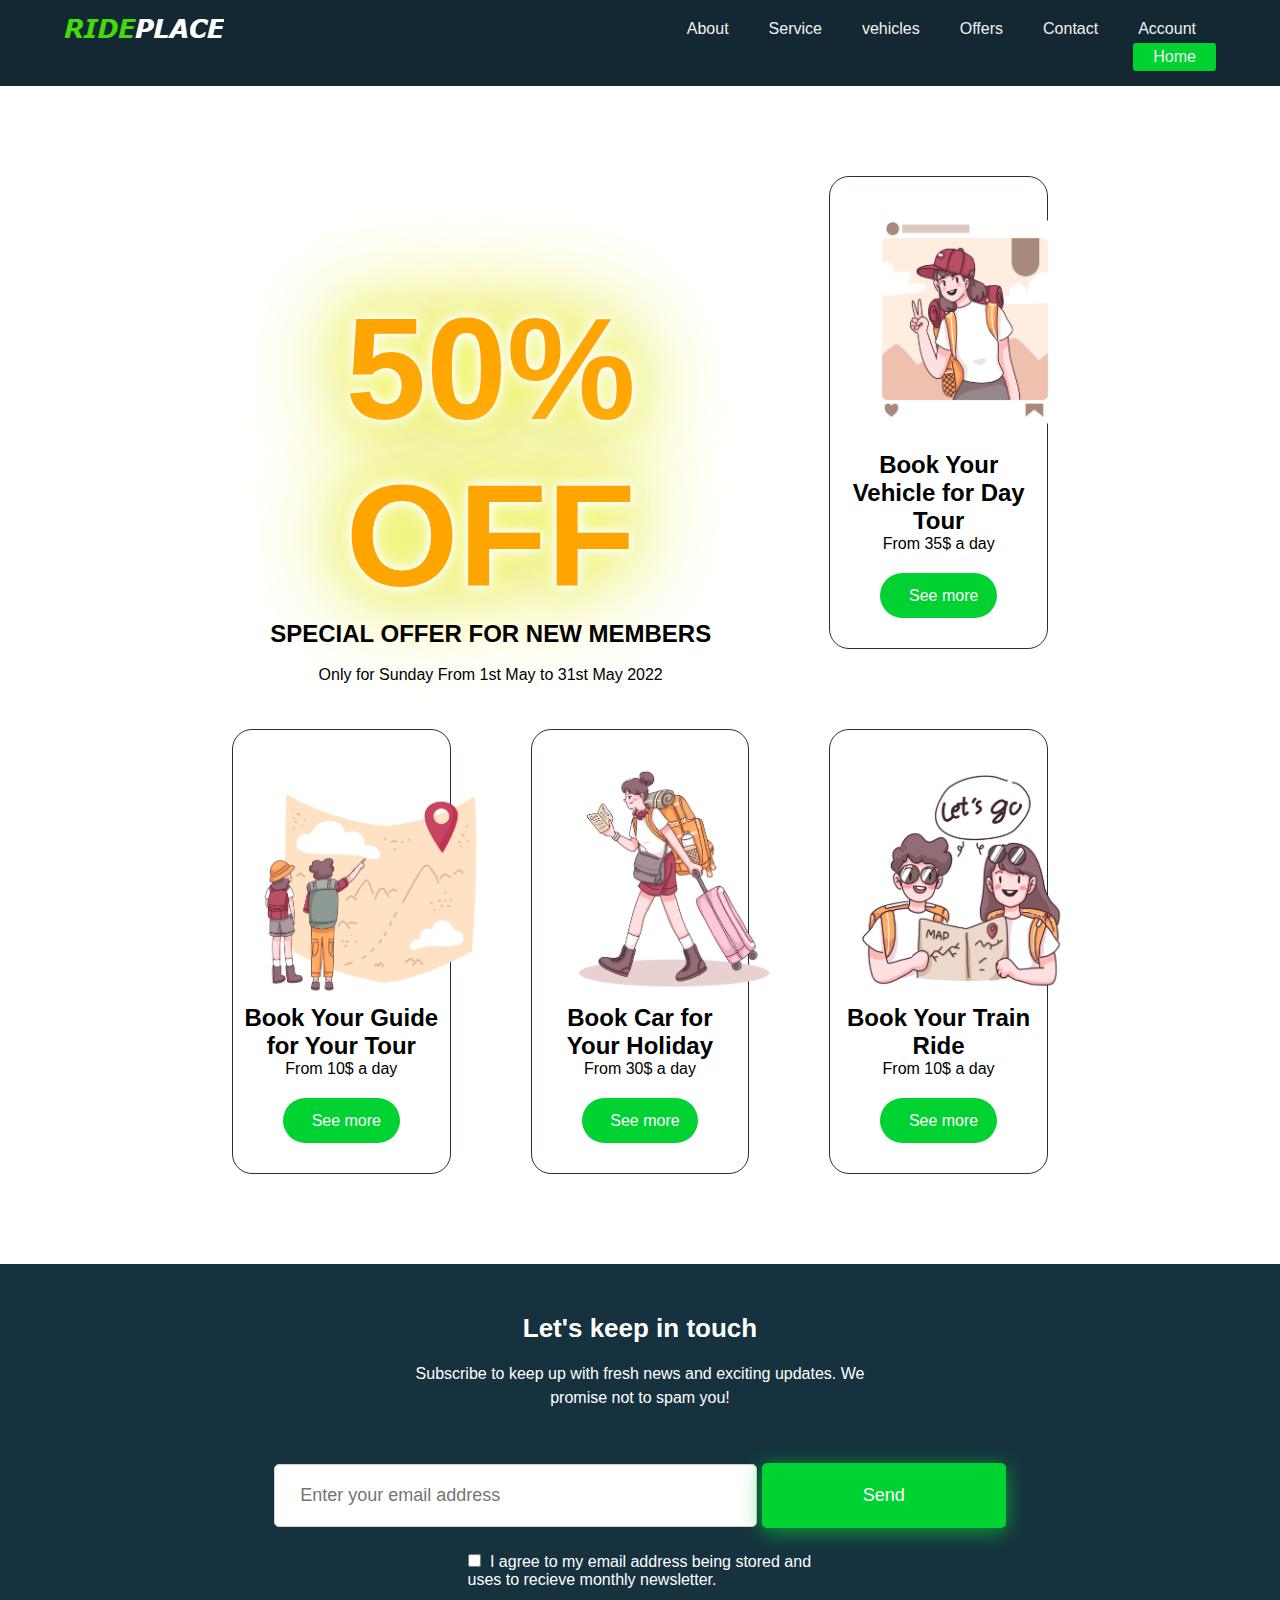
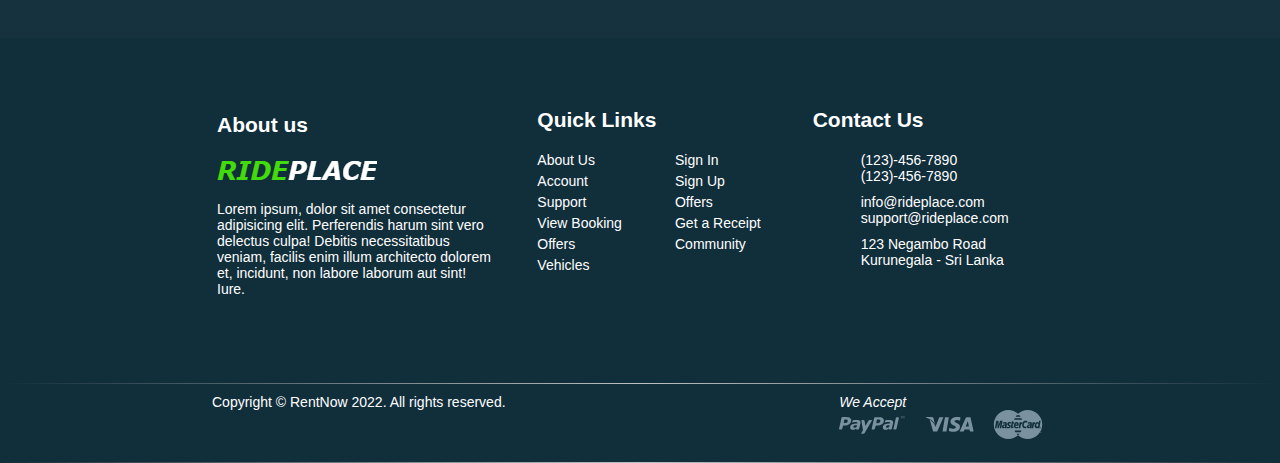
<file: Vehicle-Renting-System/Project/offer.html>
<!DOCTYPE html>
<html lang="en">
  <head>
    <meta charset="UTF-8" />
    <meta name="viewport" content="width=device-width, initial-scale=1.0" />
    <title>Offers | Ride Place</title>
    <link rel="stylesheet" href="css/style.css"> <!--main css-->
    <link rel="stylesheet" href="css/style6.css"> <!--Our partner, news letter and blog card -->
    <link rel="stylesheet" href="css/offer.css"> <!-- Offer section -->
    <!--Lnr icon-->
    <script src="https://cdn.linearicons.com/free/1.0.0/svgembedder.min.js"></script>
<style>


*{
    margin: 0px;
    padding: 0px;
}

.navbar{
    background-color: #132833;
    font-family: "Open Sans", sans-serif;
}

.navbar .nav_cent{
    width: 90%;
    margin: 0px auto;
    padding-top: 15px;
    padding-bottom: 15px;
    display: flex;
}

.navbar .nav_cent .logo{
    width: 50%;
}

.navbar .nav_cent .menu{
    background-color: transparent;
    width: 50%;
}

.navbar .nav_cent .menu a{
    float: right;
    color: #f2f2f2;
    text-align: center;
    padding: 5px 20px;
    text-decoration: none;
    font-family: "Raleway", sans-serif;
}

.navbar .nav_cent .menu a.active{
    background-color: #00D231;
    border-radius: 3px;
}

</style>

  </head>
<body>

    <!--Nav bar-->
    <div class="navbar">
        <div class="nav_cent">
            <div class="logo">
                <img src="img/logo.png">
            </div>
            <div class="menu">
                <a href="account.html">Account</a>
                <a href="support.html">Contact</a>
                <a href="offer.html">Offers</a>
                <a href="vehicle.html">vehicles</a>
                <a href="ourservice.html">Service</a>
                <a href="aboutus.html">About</a>
                <a class="active" href="index.html">Home</a>
            </div>
        </div>
    </div>

    <!--Offer Section-->

    <div class="offbox">
        <div class="b1">
            <div class="bg-text">
                <h1 style="font-size:145px; color:Orange; font-weight: 400px;">50% OFF</h1>
                <h2>SPECIAL OFFER FOR NEW MEMBERS</h2><br>
                <p style="font-family: Raleway, sans-serif;">Only for Sunday From 1st May to 31st May 2022</p>
            </div> 
            <div class="b11">
                <div class="offer">

                    <div class="imgs">
                      <img src="img/111.png">
                    </div>
        
                    <h2>Book Your Vehicle for Day Tour</h2>
        
                    <p>
                        From 35$ a day
                    </p>
        
                    <div class="button">
                      <a href="#">See more </a>
                    </div>
        
                </div>
            </div>
        </div>
        <div class="b2">
            <div class="b21">
                <div class="offer">

                    <div class="imgs">
                      <img src="img/222.png">
                    </div>
        
                    <h2>Book Your Guide for Your Tour</h2>
        
                    <p>
                        From 10$ a day
                    </p>
        
                    <div class="button">
                      <a href="#">See more </a>
                    </div>
        
                </div>
            </div>
            <div class="b21">
                <div class="offer">

                    <div class="imgs">
                      <img src="img/333.png">
                    </div>
        
                    <h2>Book Car for Your Holiday</h2>
        
                    <p>
                        From 30$ a day
                    </p>
        
                    <div class="button">
                      <a href="#">See more </a>
                    </div>
        
                </div>
            </div>
            <div class="b21">
                <div class="offer">

                    <div class="imgs">
                      <img src="img/444.png">
                    </div>
        
                    <h2>Book Your Train Ride</h2>
        
                    <p>
                        From 10$ a day
                    </p>
        
                    <div class="button">
                      <a href="#">See more </a>
                    </div>
        
                </div>
            </div>
        </div>
    </div>

    <!--News letter-->
    <form action="newsletter.php" method="post">
        <div class="s_main">
            <div class="cent">
                <h2>Let's keep in touch</h2>
                <p>Subscribe to keep up with fresh news and exciting updates. We promise not to spam you!</p>
                <div class="form">
                    <input type="email" class="formemail" placeholder="Enter your email address" name="email"/>
                    <button type="submit" class="formbutton">Send</button>
                </div>
                <div class="notice">
                    <input type="checkbox" required>
                    <span>I agree to my email address being stored and uses to recieve monthly newsletter.</span>
                </div>
            </div>
        </div>
        </form>
        <!--Footer-->
        <div class="footer_main">
            <div class="footer_tabs">
                <div class="fabout">
                    <h2>About us</h2>
                    <img src="img/logo.png">
                    <p>Lorem ipsum, dolor sit amet consectetur adipisicing elit. Perferendis harum sint vero delectus culpa! Debitis necessitatibus veniam, facilis enim illum architecto dolorem et, incidunt, non labore laborum aut sint! Iure.</p>
                    <ul>
                        <a href="">
                            <i class="fab fa-facebook-f"></i>
                        </a>
                        <a href="">
                            <i class="fab fa-twitter"></i>
                        </a>
                        <a href="">
                            <i class="fab fa-linkedin-in"></i>
                        </a>
                        <a href="">
                            <i class="fab fa-instagram"></i>
                        </a>    
                    </ul>
                </div>
                <div class="fquicklink">
                    <h2>Quick Links</h2>
                    <div class="main_list">
                    <div class="list_i">
                        <ul>
                            <a href="aboutus.html">About Us<li></li></a>
                            <a href="account.html">Account<li></li></a>
                            <a href="support.html">Support<li></li></a>
                            <a href="bookup.html">View Booking<li></li></a>
                            <a href="offer.html">Offers<li></li></a>
                            <a href="vehicle.html">Vehicles<li></li></a>
                        </ul>
                    </div>
                    <div class="list_ii">
                        <ul>
                            <a href="login.html">Sign In<li></li></a>
                            <a href="signup.html">Sign Up<li></li></a>
                            <a href="offer.html">Offers<li></li></a>
                            <a href="#">Get a Receipt<li></li></a>
                            <a href="#">Community<li></li></a>
                        </ul>                    
                    </div>
                    </div>
                </div>
                <div class="fcontact">
                    <h2>Contact Us</h2>
                    <div class="mail">
                        <svg class="lnr lnr-phone-handset"><use xlink:href="#lnr-phone-handset"></use></svg>
                        <p>(123)-456-7890<br>(123)-456-7890</p>
                    </div>
                    <div class="phone">
                        <svg class="lnr lnr-envelope"><use xlink:href="#lnr-envelope"></use></svg>
                        <p>info@rideplace.com<br>support@rideplace.com</p>
                    </div>
                    <div class="location">
                        <svg class="lnr lnr-map-marker"><use xlink:href="#lnr-map-marker"></use></svg>
                        <p>123 Negambo Road<br>Kurunegala - Sri Lanka</p>
                    </div>
                </div>
            </div>
            <hr>
            <footer>
                <div class="fpara">
                <p>Copyright © RentNow 2022. All rights reserved.</p>
                </div>
                <div class="fpay">
                    <p><i>We Accept</i></p>
                    <img src="img/payments.png">
                </div>
            </footer>
            <hr>
        </div>

  </body>
</html>
</file>
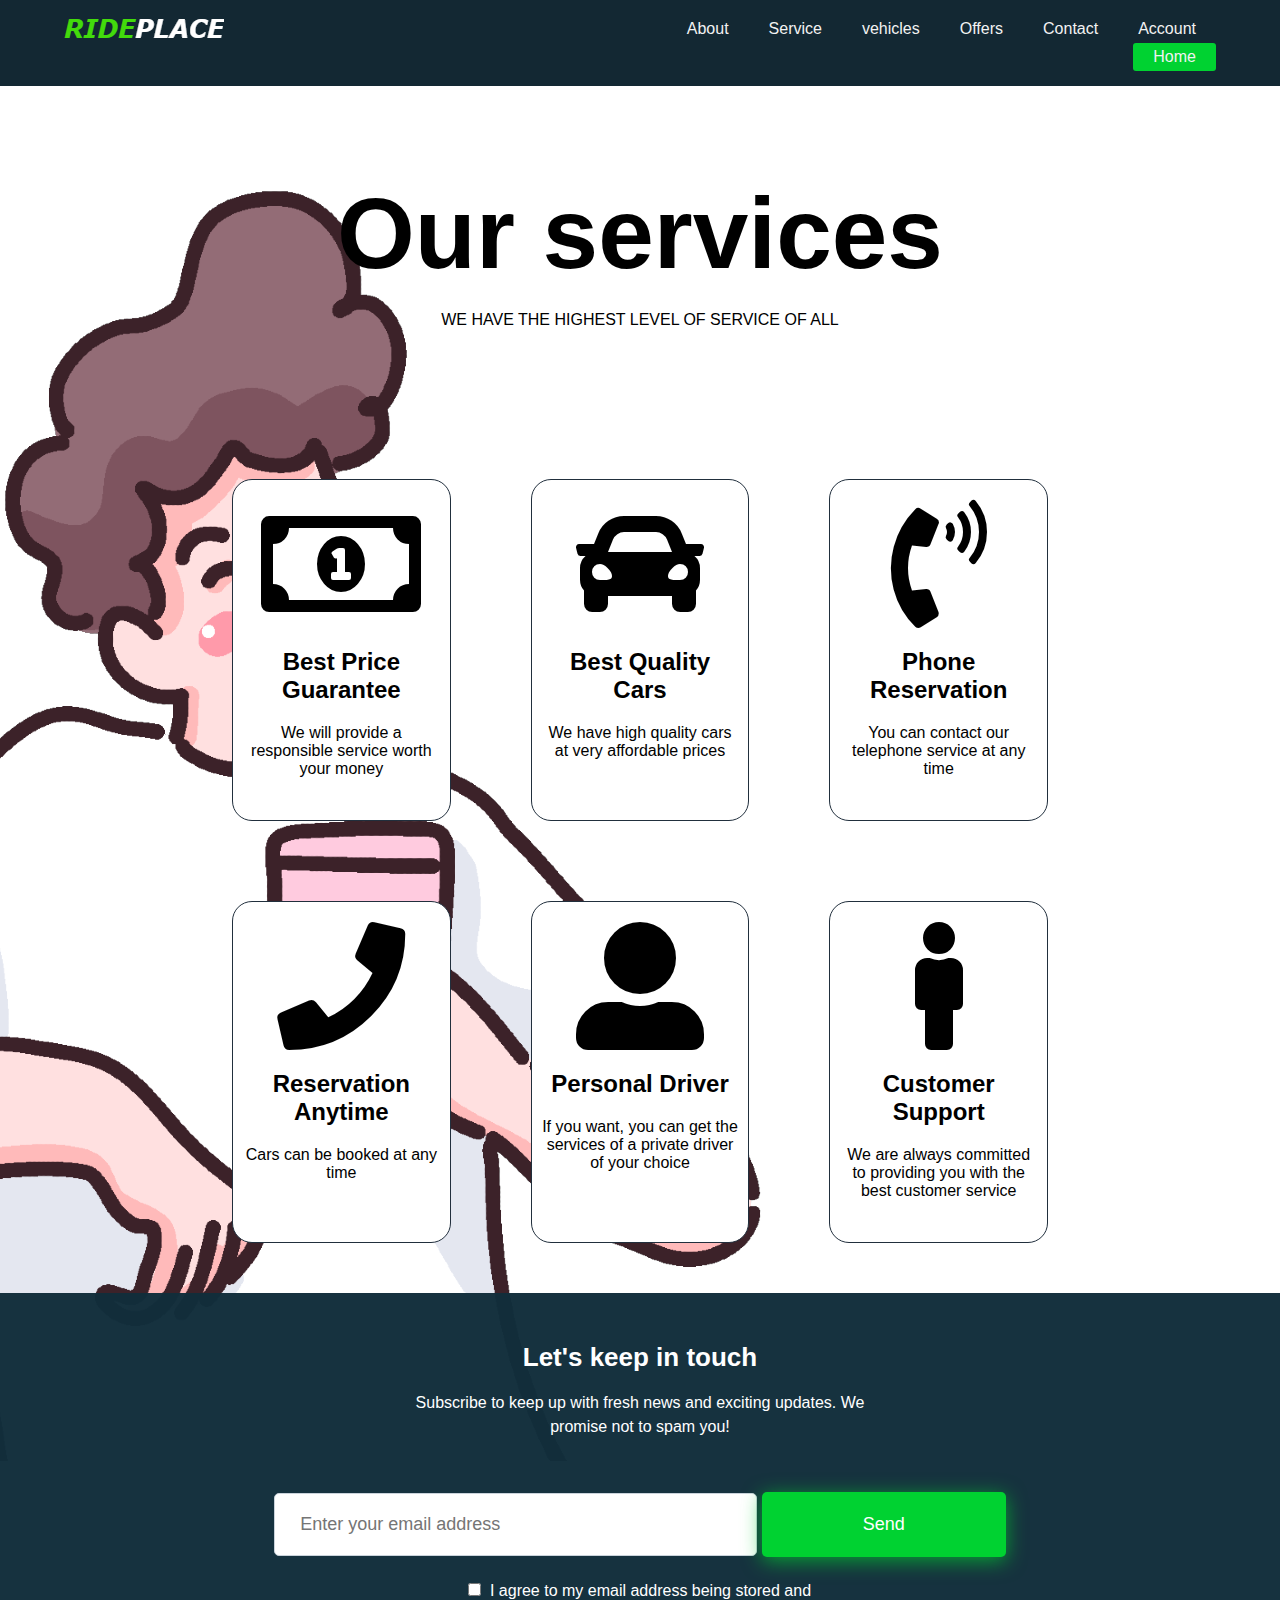
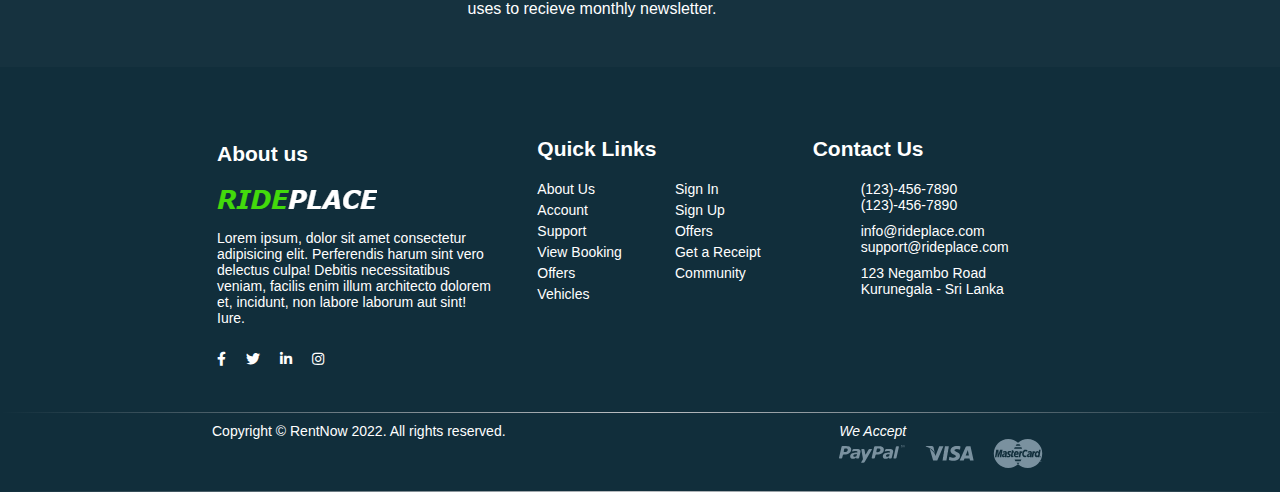
<file: Vehicle-Renting-System/Project/ourservice.html>
<!DOCTYPE html>
<html lang="en">
    <head>
        <meta charset="UTF-8" />
        <meta name="viewport" content="width=device-width, initial-scale=1.0" />
        <title>Our Service | Ride Place</title>
        <link rel="stylesheet" href="css/style.css"> <!--main css-->
        <link rel="stylesheet" href="css/style6.css"> <!--Our partner, news letter and blog card -->
        <link rel="stylesheet" href="css/offer.css"> <!-- Offer section -->
        <link rel="stylesheet" href="css/support.css"> <!--Support CSS-->
        <link rel="stylesheet" href="css/service.css"> <!--Service-->
        <!--Lnr icon-->
        <script src="https://cdn.linearicons.com/free/1.0.0/svgembedder.min.js"></script>
        <link href="https://cdnjs.cloudflare.com/ajax/libs/font-awesome/5.15.0/css/all.min.css" rel="stylesheet">
        <style>

        *{
            margin: 0px;
            padding: 0px;
        }

        .navbar{
            background-color: #132833;
            font-family: "Open Sans", sans-serif;
        }

        .navbar .nav_cent{
            width: 90%;
            margin: 0px auto;
            padding-top: 15px;
            padding-bottom: 15px;
            display: flex;
        }

        .navbar .nav_cent .logo{
            width: 50%;
        }

        .navbar .nav_cent .menu{
            background-color: transparent;
            width: 50%;
        }

        .navbar .nav_cent .menu a{
            float: right;
            color: #f2f2f2;
            text-align: center;
            padding: 5px 20px;
            text-decoration: none;
            font-family: "Raleway", sans-serif;
        }

        .navbar .nav_cent .menu a.active{
            background-color: #00D231;
            border-radius: 3px;
        }

        </style>
    </head>

    <body background="service.png">

    <!--Service-->
    
    
    <!--Nav bar-->
    <div class="navbar">
        <div class="nav_cent">
            <div class="logo">
                <img src="img/logo.png">
            </div>
            <div class="menu">
                <a href="account.html">Account</a>
                <a href="support.html">Contact</a>
                <a href="offer.html">Offers</a>
                <a href="vehicle.html">vehicles</a>
                <a href="ourservice.html">Service</a>
                <a href="aboutus.html">About</a>
                <a class="active" href="index.html">Home</a>
            </div>
        </div>
    </div>

    <div class="maintext">
        <h1 style="padding-bottom: 20px; font-size: 100px;">Our services</h1>
        <p>WE HAVE THE HIGHEST LEVEL OF SERVICE OF ALL</p>
    </div>

    <!--Our service-->

    <div class="ourservice">
        <div class="b1">
            <div class="bbox">
                <i class="far fa-money-bill-alt" style="font-size:128px" aria-hidden="true"></i>
                <h2>Best Price Guarantee</h2>
                <p>We will provide a responsible service worth your money</p>
            </div>
            <div class="bbox">
                <i class="fas fa-car" style="font-size:128px" aria-hidden="true"></i>
                <h2>Best Quality Cars</h2>
                <p>We have high quality cars at very affordable prices</p>
            </div>
            <div class="bbox">
                <i class="fas fa-phone-volume" style="font-size:128px" aria-hidden="true"></i>
                <h2>Phone Reservation</h2>
                <p>You can contact our telephone service at any time</p>
            </div>
        </div>
        <div class="b2">
            <div class="bbox">
                <i class="fas fa-phone" style="font-size:128px" aria-hidden="true"></i>
                <h2>Reservation Anytime</h2>
                <p>Cars can be booked at any time</p>
            </div>
            <div class="bbox">
                <i class="fas fa-user-alt" style="font-size:128px" aria-hidden="true"></i>
                <h2>Personal Driver</h2>
                <p>If you want, you can get the services of a private driver of your choice</p>
            </div>
            <div class="bbox">
                <i class="fas fa-male" style="font-size:128px" aria-hidden="true"></i>
                <h2>Customer Support</h2>
                <p>We are always committed to providing you with the best customer service</p>
            </div>
        </div>
    </div>
        

    <!--News letter-->
    <form action="newsletter.php" method="post">
        <div class="s_main">
            <div class="cent">
                <h2>Let's keep in touch</h2>
                <p>Subscribe to keep up with fresh news and exciting updates. We promise not to spam you!</p>
                <div class="form">
                    <input type="email" class="formemail" placeholder="Enter your email address" name="email"/>
                    <button type="submit" class="formbutton">Send</button>
                </div>
                <div class="notice">
                    <input type="checkbox" required>
                    <span>I agree to my email address being stored and uses to recieve monthly newsletter.</span>
                </div>
            </div>
        </div>
        </form>
        <!--Footer-->
        <div class="footer_main">
            <div class="footer_tabs">
                <div class="fabout">
                    <h2>About us</h2>
                    <img src="img/logo.png">
                    <p>Lorem ipsum, dolor sit amet consectetur adipisicing elit. Perferendis harum sint vero delectus culpa! Debitis necessitatibus veniam, facilis enim illum architecto dolorem et, incidunt, non labore laborum aut sint! Iure.</p>
                    <ul>
                        <a href="">
                            <i class="fab fa-facebook-f"></i>
                        </a>
                        <a href="">
                            <i class="fab fa-twitter"></i>
                        </a>
                        <a href="">
                            <i class="fab fa-linkedin-in"></i>
                        </a>
                        <a href="">
                            <i class="fab fa-instagram"></i>
                        </a>    
                    </ul>
                </div>
                <div class="fquicklink">
                    <h2>Quick Links</h2>
                    <div class="main_list">
                    <div class="list_i">
                        <ul>
                            <a href="aboutus.html">About Us<li></li></a>
                            <a href="account.html">Account<li></li></a>
                            <a href="support.html">Support<li></li></a>
                            <a href="bookup.html">View Booking<li></li></a>
                            <a href="offer.html">Offers<li></li></a>
                            <a href="vehicle.html">Vehicles<li></li></a>
                        </ul>
                    </div>
                    <div class="list_ii">
                        <ul>
                            <a href="login.html">Sign In<li></li></a>
                            <a href="signup.html">Sign Up<li></li></a>
                            <a href="offer.html">Offers<li></li></a>
                            <a href="#">Get a Receipt<li></li></a>
                            <a href="#">Community<li></li></a>
                        </ul>                    
                    </div>
                    </div>
                </div>
                <div class="fcontact">
                    <h2>Contact Us</h2>
                    <div class="mail">
                        <svg class="lnr lnr-phone-handset"><use xlink:href="#lnr-phone-handset"></use></svg>
                        <p>(123)-456-7890<br>(123)-456-7890</p>
                    </div>
                    <div class="phone">
                        <svg class="lnr lnr-envelope"><use xlink:href="#lnr-envelope"></use></svg>
                        <p>info@rideplace.com<br>support@rideplace.com</p>
                    </div>
                    <div class="location">
                        <svg class="lnr lnr-map-marker"><use xlink:href="#lnr-map-marker"></use></svg>
                        <p>123 Negambo Road<br>Kurunegala - Sri Lanka</p>
                    </div>
                </div>
            </div>
            <hr>
            <footer>
                <div class="fpara">
                <p>Copyright © RentNow 2022. All rights reserved.</p>
                </div>
                <div class="fpay">
                    <p><i>We Accept</i></p>
                    <img src="img/payments.png">
                </div>
            </footer>
            <hr>
        </div>

    </body>
</html>
</file>
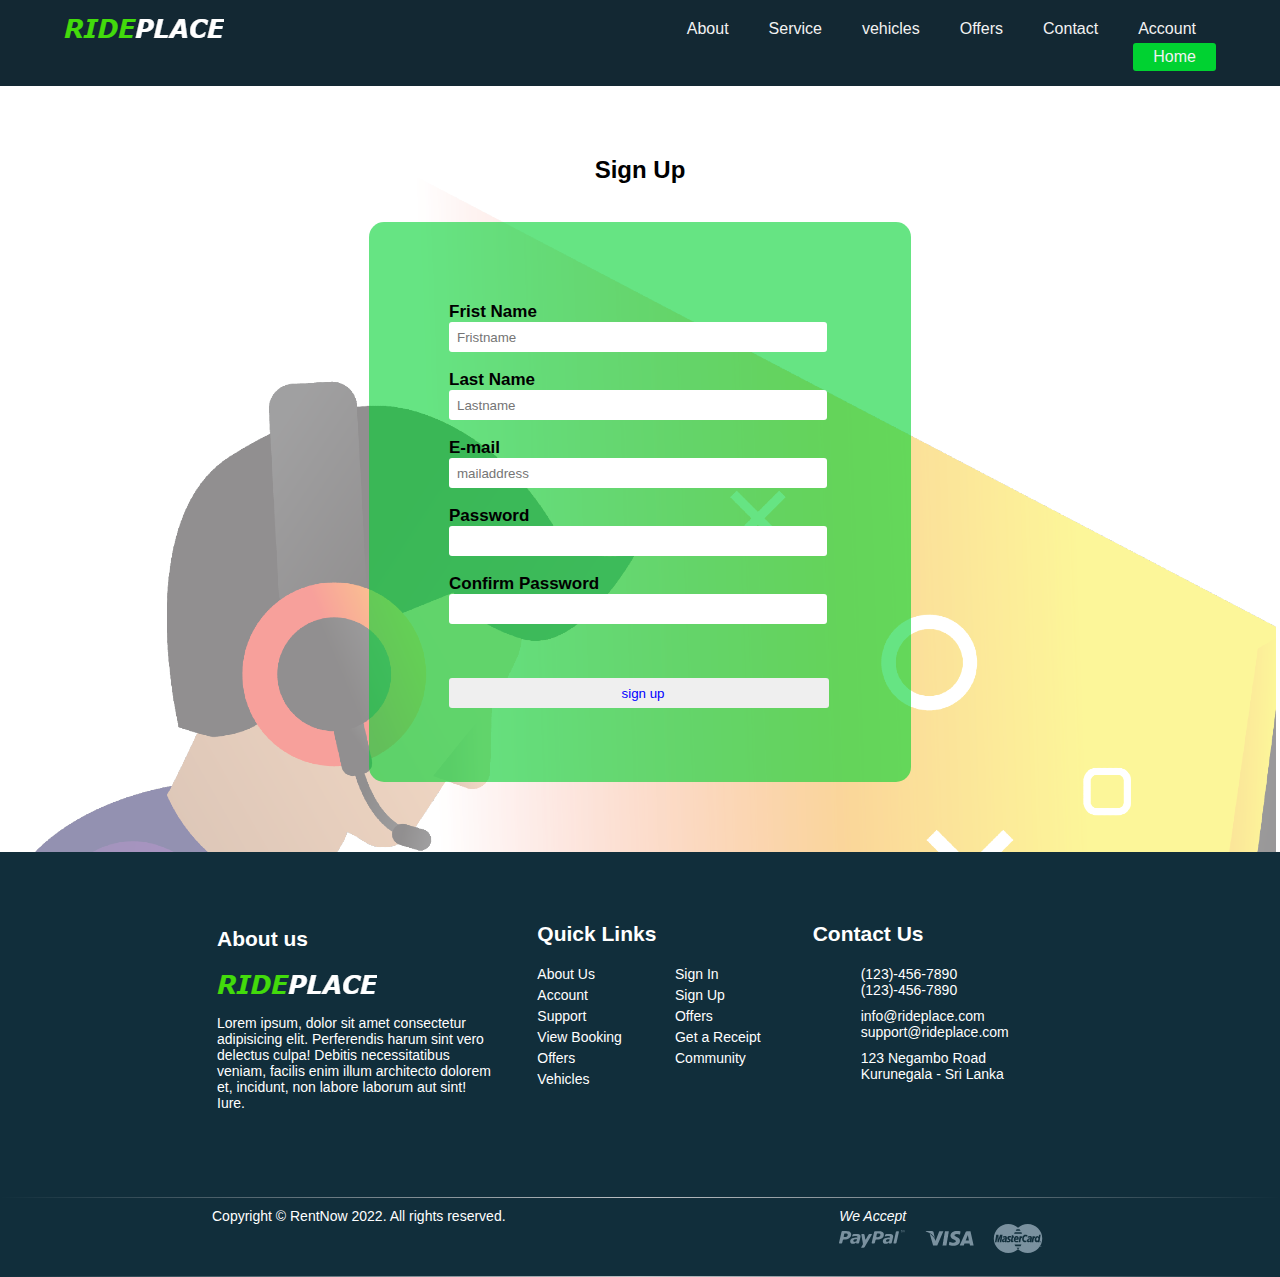
<file: Vehicle-Renting-System/Project/signup.html>
<!DOCTYPE html>    
    <html>    
    <head>    
        <title>Sign up Form | Ride Place</title>    

    <link rel="stylesheet" href="css/style.css"> <!--main css-->
    <link rel="stylesheet" href="css/style6.css"> <!--Our partner, news letter and blog card -->
    <link rel="stylesheet" href="css/offer.css"> <!-- Offer section -->
    <!--Lnr icon-->
    <script src="https://cdn.linearicons.com/free/1.0.0/svgembedder.min.js"></script>

		<style>

*{
    margin: 0px;
    padding: 0px;
}

.navbar{
    background-color: #132833;
    font-family: "Open Sans", sans-serif;
}

.navbar .nav_cent{
    width: 90%;
    margin: 0px auto;
    padding-top: 15px;
    padding-bottom: 15px;
    display: flex;
}

.navbar .nav_cent .logo{
    width: 50%;
}

.navbar .nav_cent .menu{
    background-color: transparent;
    width: 50%;
}

.navbar .nav_cent .menu a{
    float: right;
    color: #f2f2f2;
    text-align: center;
    padding: 5px 20px;
    text-decoration: none;
    font-family: "Raleway", sans-serif;
}

.navbar .nav_cent .menu a.active{
    background-color: #00D231;
    border-radius: 3px;
}

body{  
        margin: 0;  
        padding: 0;  
        background-color:white;  
        font-family: 'Arial';  
    }  
    .signup{  
            width: 382px;  
            /*overflow: hidden;*/  
            margin: auto;  
            margin: 20 0 0 450px;  
            padding: 80px;  
            background: rgb(0,210,49,0.6);
            border-radius: 15px ;  
            bottom:20px;  

			height:400px;
    } 
	
    #tx{  
        text-align: center;  
        color: black;  
        padding: 20px;  
        margin-top: 50px;
    }  
    label{  
        color: black;  
        font-size: 17px;  
    }  
    #Fname{  
        width: 370px;  
        height: 30px;  
        border: none;  
        border-radius: 3px;  
        padding-left: 8px;  
    } 
		
	 #Lname{  
        width: 370px;  
        height: 30px;  
        border: none;  
        border-radius: 3px;  
        padding-left: 8px;  
    } 
	
	#mail{  
        width: 370px;  
        height: 30px;  
        border: none;  
        border-radius: 3px;  
        padding-left: 8px;  
    } 
	
    #cpsw{  
        width: 370px;  
        height: 30px;  
        border: none;  
        border-radius: 3px;  
        padding-left: 8px;  
          
    }  
	
	 #psw{  
        width: 370px;  
        height: 30px;  
        border: none;  
        border-radius: 3px;  
        padding-left: 8px;  
          
    }
    #sign{  
        width: 380px;  
        height: 30px;  
        border: none;  
        border-radius: 3px;  
        padding-left: 8px;  
        color: blue;  
      
      
    }  
    span{  
        color: white;  
        font-size: 17px;  
    }

#sign:hover {
  background-color:black;
  color: white;
}

#message {
  display:none;
  background: none;
  color: #000;
  position: absolute;
  padding: 80px;
  margin-top: 10px;
  bottom:20px;
}

#message p {
  padding: 10px 35px;
  font-size: 18px;
}

/* Add a green text color and a checkmark when the requirements are right */
.valid {
  color: green;
}

.valid:before {
  position: relative;
  left: -35px;
  content: "✔";
}

/* Add a red text color and an "x" when the requirements are wrong */
.invalid {
  color: red;
}

.invalid:before {
  position: relative;
  left: -35px;
  content: "✖";
}

    </style>


    </head>    
    <body background="lback.png">    
  
    <!--Nav bar-->
    <div class="navbar">
      <div class="nav_cent">
          <div class="logo">
              <img src="img/logo.png">
          </div>
          <div class="menu" class="navi">
            <a href="account.html">Account</a>
            <a href="support.html">Contact</a>
            <a href="offer.html">Offers</a>
            <a href="vehicle.html">vehicles</a>
            <a href="ourservice.html">Service</a>
            <a href="aboutus.html">About</a>
            <a class="active" href="index.html">Home</a>
          </div>
      </div>
    </div>


		<h2 id="tx">Sign Up</h2><br>
        <div class="signup" style="margin-bottom: 70px;">   

        <form id="signup" method="get" action="login.php" name="signupForm" style="font-family: Raleway, sans-serif;">    
            <label><b>Frist Name     
            </b>    
            </label>    
            <input type="text" name="Fname" id="Fname" placeholder="Fristname">    
            <br><br> 
			 <label><b>Last Name     
            </b>    
            </label>    
            <input type="text" name="Lname" id="Lname" placeholder="Lastname">    
            <br><br>
			 <label><b>E-mail    
            </b>    
            </label> <br>   
            <input type="text" name="mail" id="mail" placeholder="mailaddress">    
            <br><br>  
            <label for="psw"><b>Password</b></label>
			<input type="password" id="psw" name="psw" pattern="(?=.*\d)(?=.*[a-z])(?=.*[A-Z]).{8,}" title="Must contain at least one number and one uppercase and lowercase letter, and at least 8 or more characters" required>
            <br><br> 
			<label for="psw"><b>Confirm Password</b></label>
			<input type="password" id="cpsw" name="cpsw" pattern="(?=.*\d)(?=.*[a-z])(?=.*[A-Z]).{8,}" title="Must contain at least one number and one uppercase and lowercase letter, and at least 8 or more characters" required>    
            <br><br><br><br>  
            <input type="button" name="sign" id="sign" value=" sign up " onclick="document.location='bookup.html'">       
            <br><br>  
			
                
        </form>     
    </div>
	
	<div id="message">
		<h3>Password must contain the following:</h3>
		<p id="letter" class="invalid">A <b>lowercase</b> letter</p>
		<p id="capital" class="invalid">A <b>capital (uppercase)</b> letter</p>
		<p id="number" class="invalid">A <b>number</b></p>
		<p id="length" class="invalid">Minimum <b>8 characters</b></p>
	</div>
	

<script>
var myInput = document.getElementById("psw");
var letter = document.getElementById("letter");
var capital = document.getElementById("capital");
var number = document.getElementById("number");
var length = document.getElementById("length");

// When the user clicks on the password field, show the message box
myInput.onfocus = function() {
  document.getElementById("message").style.display = "block";
}

// When the user clicks outside of the password field, hide the message box
myInput.onblur = function() {
  document.getElementById("message").style.display = "none";
}

// When the user starts to type something inside the password field
myInput.onkeyup = function() {
  // Validate lowercase letters
  var lowerCaseLetters = /[a-z]/g;
  if(myInput.value.match(lowerCaseLetters)) {  
    letter.classList.remove("invalid");
    letter.classList.add("valid");
  } else {
    letter.classList.remove("valid");
    letter.classList.add("invalid");
  }
  
  // Validate capital letters
  var upperCaseLetters = /[A-Z]/g;
  if(myInput.value.match(upperCaseLetters)) {  
    capital.classList.remove("invalid");
    capital.classList.add("valid");
  } else {
    capital.classList.remove("valid");
    capital.classList.add("invalid");
  }

  // Validate numbers
  var numbers = /[0-9]/g;
  if(myInput.value.match(numbers)) {  
    number.classList.remove("invalid");
    number.classList.add("valid");
  } else {
    number.classList.remove("valid");
    number.classList.add("invalid");
  }
  
  // Validate length
  if(myInput.value.length >= 8) {
    length.classList.remove("invalid");
    length.classList.add("valid");
  } else {
    length.classList.remove("valid");
    length.classList.add("invalid");
  }
}
</script>

<!--Footer-->
<div class="footer_main">
  <div class="footer_tabs">
      <div class="fabout">
          <h2>About us</h2>
          <img src="img/logo.png">
          <p>Lorem ipsum, dolor sit amet consectetur adipisicing elit. Perferendis harum sint vero delectus culpa! Debitis necessitatibus veniam, facilis enim illum architecto dolorem et, incidunt, non labore laborum aut sint! Iure.</p>
          <ul>
              <a href="">
                  <i class="fab fa-facebook-f"></i>
              </a>
              <a href="">
                  <i class="fab fa-twitter"></i>
              </a>
              <a href="">
                  <i class="fab fa-linkedin-in"></i>
              </a>
              <a href="">
                  <i class="fab fa-instagram"></i>
              </a>    
          </ul>
      </div>
      <div class="fquicklink">
          <h2>Quick Links</h2>
          <div class="main_list">
          <div class="list_i">
              <ul>
                <a href="aboutus.html">About Us<li></li></a>
                <a href="account.html">Account<li></li></a>
                <a href="support.html">Support<li></li></a>
                <a href="bookup.html">View Booking<li></li></a>
                <a href="offer.html">Offers<li></li></a>
                <a href="vehicle.html">Vehicles<li></li></a>
            </ul>
        </div>
        <div class="list_ii">
            <ul>
                <a href="login.html">Sign In<li></li></a>
                <a href="signup.html">Sign Up<li></li></a>
                <a href="offer.html">Offers<li></li></a>
                <a href="#">Get a Receipt<li></li></a>
                <a href="#">Community<li></li></a>
              </ul>                    
          </div>
          </div>
      </div>
      <div class="fcontact">
          <h2>Contact Us</h2>
          <div class="mail">
              <svg class="lnr lnr-phone-handset"><use xlink:href="#lnr-phone-handset"></use></svg>
              <p>(123)-456-7890<br>(123)-456-7890</p>
          </div>
          <div class="phone">
              <svg class="lnr lnr-envelope"><use xlink:href="#lnr-envelope"></use></svg>
              <p>info@rideplace.com<br>support@rideplace.com</p>
          </div>
          <div class="location">
              <svg class="lnr lnr-map-marker"><use xlink:href="#lnr-map-marker"></use></svg>
              <p>123 Negambo Road<br>Kurunegala - Sri Lanka</p>
          </div>
      </div>
  </div>
  <hr>
  <footer>
      <div class="fpara">
      <p>Copyright © RentNow 2022. All rights reserved.</p>
      </div>
      <div class="fpay">
          <p><i>We Accept</i></p>
          <img src="img/payments.png">
      </div>
  </footer>
  <hr>
</div>

</body>
</html>
</file>
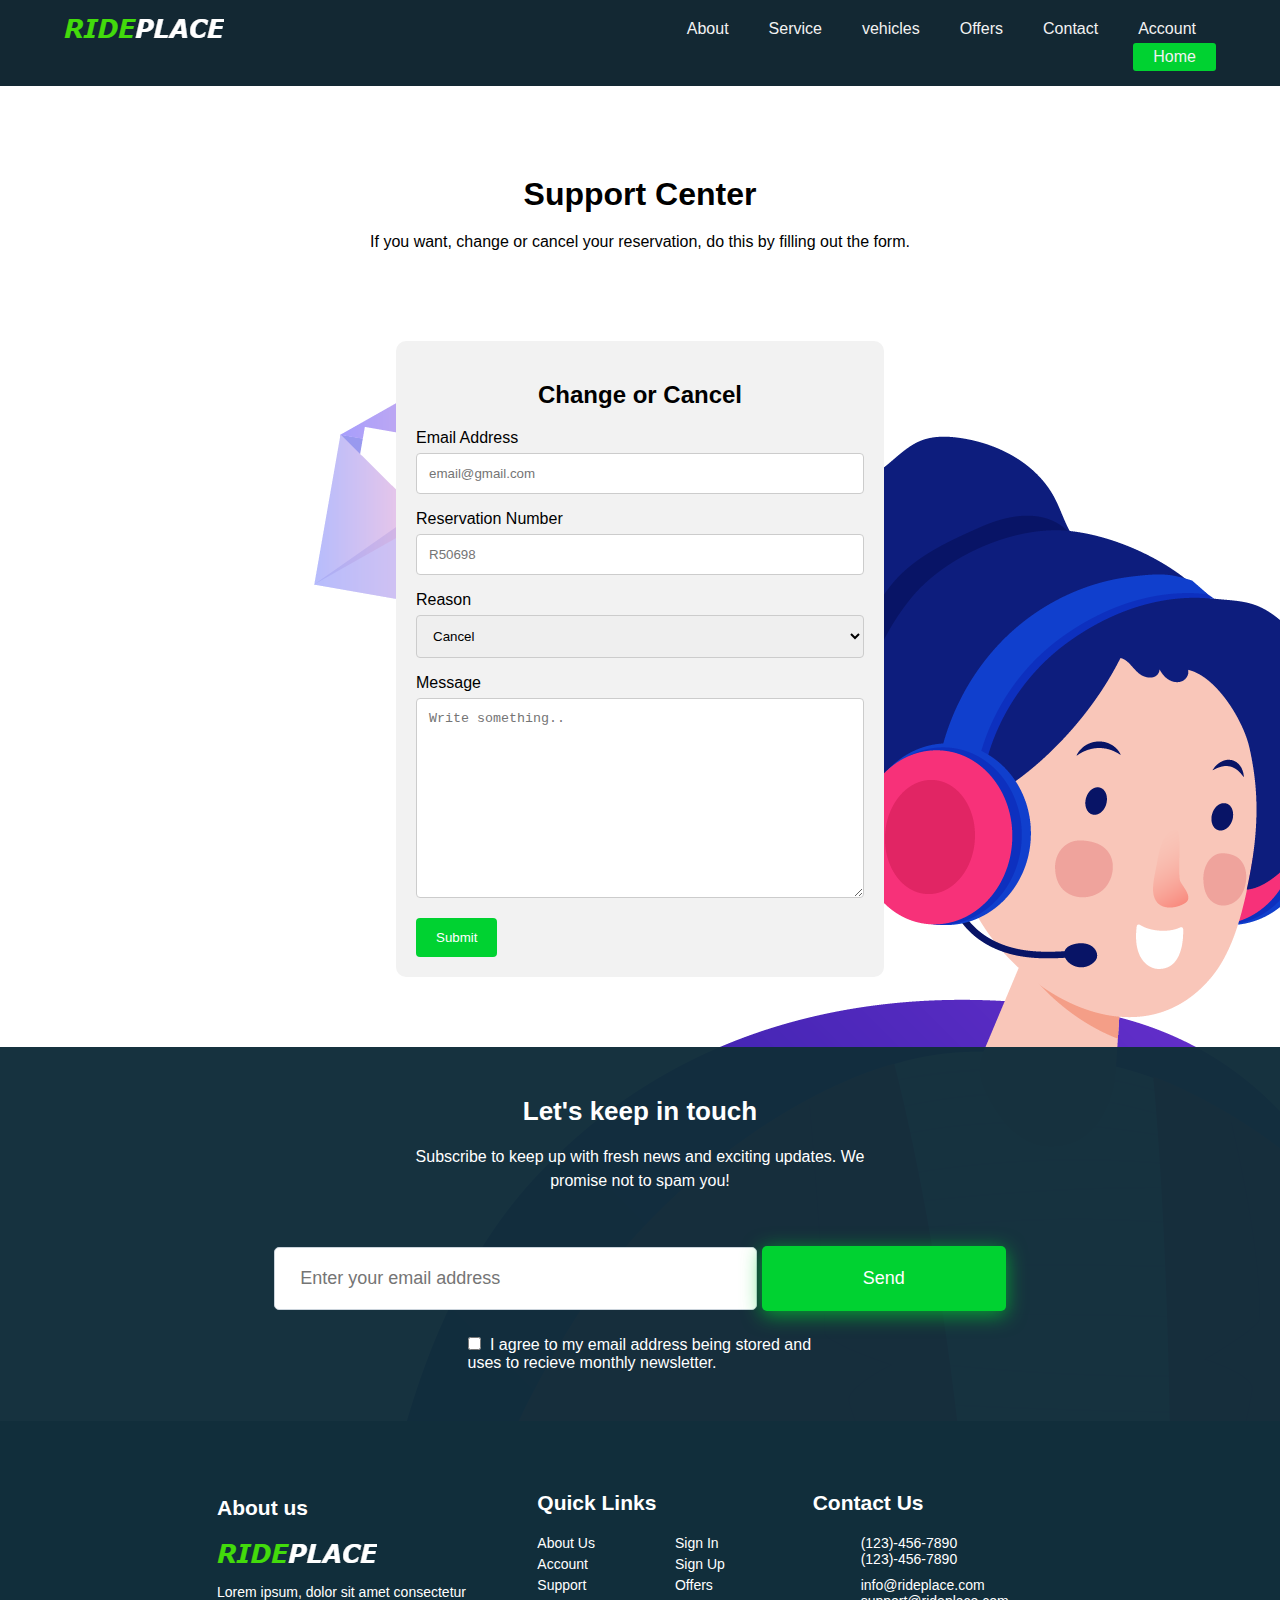
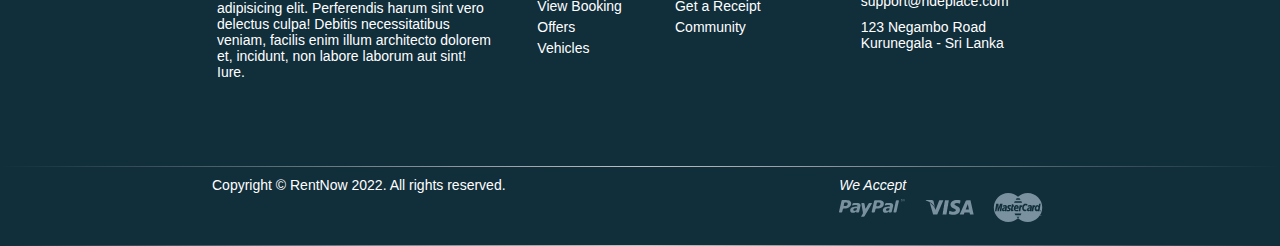
<file: Vehicle-Renting-System/Project/support.html>
<!DOCTYPE html>
<html lang="en">
    <head>
        <meta charset="UTF-8" />
        <meta name="viewport" content="width=device-width, initial-scale=1.0" />
        <title>Support | Ride Place</title>
        <link rel="stylesheet" href="css/style.css"> <!--main css-->
        <link rel="stylesheet" href="css/style6.css"> <!--Our partner, news letter and blog card -->
        <link rel="stylesheet" href="css/offer.css"> <!-- Offer section -->
        <link rel="stylesheet" href="css/support.css"> <!--Support CSS-->
        <!--Lnr icon-->
        <script src="https://cdn.linearicons.com/free/1.0.0/svgembedder.min.js"></script>

        <style>

        *{
            margin: 0px;
            padding: 0px;
        }

        .navbar{
            background-color: #132833;
            font-family: "Open Sans", sans-serif;
        }

        .navbar .nav_cent{
            width: 90%;
            margin: 0px auto;
            padding-top: 15px;
            padding-bottom: 15px;
            display: flex;
        }

        .navbar .nav_cent .logo{
            width: 50%;
        }

        .navbar .nav_cent .menu{
            background-color: transparent;
            width: 50%;
        }

        .navbar .nav_cent .menu a{
            float: right;
            color: #f2f2f2;
            text-align: center;
            padding: 5px 20px;
            text-decoration: none;
            font-family: "Raleway", sans-serif;
        }

        .navbar .nav_cent .menu a.active{
            background-color: #00D231;
            border-radius: 3px;
        }

        </style>
    </head>
    <body background="sback.png">
    


    <!--Nav bar-->
    <div class="navbar">
        <div class="nav_cent">
            <div class="logo">
                <img src="img/logo.png">
            </div>
            <div class="menu">
                <a href="account.html">Account</a>
                <a href="support.html">Contact</a>
                <a href="offer.html">Offers</a>
                <a href="vehicle.html">vehicles</a>
                <a href="ourservice.html">Service</a>
                <a href="aboutus.html">About</a>
                <a class="active" href="index.html">Home</a>
            </div>
        </div>
    </div>

    <div class="maintext">
        <h1 style="padding-bottom: 20px;">Support Center</h1>
        <p>If you want, change or cancel your reservation, do this by filling out the form.</p>
    </div>

    <!-- FORM -->
    <div class="formbox">
        <div class="head">
            <h2 style="text-align:center; padding-bottom:20px;padding-top:20px;">Change or Cancel</h2>
        </div>
        <form name="myForm" action="#">
          <label for="email">Email Address</label>
          <input type="text" id="email" name="email" placeholder="email@gmail.com">
      
          <label for="reservation">Reservation Number</label>
          <input type="text" id="res" name="res" placeholder="R50698">
      
          <label for="reason">Reason</label>
          <select id="reason" name="reason">
            <option value="cancel">Cancel</option>
            <option value="change">Change</option>
          </select>
      
          <label for="message">Message</label>
          <textarea id="message" name="message" placeholder="Write something.." style="height:200px" ></textarea>
      
          <input type="button" value="Submit" id="btn" onclick="validateForm()">
        </form>
      </div>

      <!--MSG BOX-->

      <div id="msgbox" class="modal" style="display: none; width: 450px;height: 150px; box-shadow: 0 4px 15px rgb(0 210 49 / 90%);">
        <div class="b-cent" style="display:flex; padding: 30px 30px 30px 30px;">
            <div class="svg-container" style="width: 30%;">    
                <svg class="ft-green-tick" xmlns="http://www.w3.org/2000/svg" height="75" width="75" viewBox="0 0 48 48" aria-hidden="true">
                    <circle class="circle" fill="#00D231" cx="24" cy="24" r="22"/>
                    <path class="tick" fill="none" stroke="#FFF" stroke-width="6" stroke-linecap="round" stroke-linejoin="round" stroke-miterlimit="10" d="M14 27l5.917 4.917L34 17"/>
                </svg>
            </div>
            <div class="mtext" style="width: 70%; padding-top: 10px;">
                <h2>Successfull</h2>
                <p>Thanks for contacting us</p>
                <input type="image" src="cl.png" class="close" style="float: right;">
            </div>
        </div>
      </div>


      <!--Form POP UP-->

      <script>

        function validateForm() {
        let x = document.forms["myForm"]["email"].value;
        if (x == "") {
            alert("Email must be filled out!");
            return false;
        }else{
            pop();
        }
        }


        function pop(){
        
        var modal = document.getElementById("msgbox");
        var btn = document.getElementById("btn");
        var span = document.getElementsByClassName("close")[0]; 
        
        btn.onclick = function() {
          modal.style.display = "block";
        }
        
        span.onclick = function() {
          modal.style.display = "none";
        }
        window.onclick = function(event) {
          if (event.target == modal) {
            modal.style.display = "none";
          }
        }

        }
        
     </script>
        

    <!--News letter-->
    <form action="newsletter.php" method="post">
        <div class="s_main">
            <div class="cent">
                <h2>Let's keep in touch</h2>
                <p>Subscribe to keep up with fresh news and exciting updates. We promise not to spam you!</p>
                <div class="form">
                    <input type="email" class="formemail" placeholder="Enter your email address" name="email"/>
                    <button type="submit" class="formbutton">Send</button>
                </div>
                <div class="notice">
                    <input type="checkbox" required>
                    <span>I agree to my email address being stored and uses to recieve monthly newsletter.</span>
                </div>
            </div>
        </div>
        </form>
        <!--Footer-->
        <div class="footer_main">
            <div class="footer_tabs">
                <div class="fabout">
                    <h2>About us</h2>
                    <img src="img/logo.png">
                    <p>Lorem ipsum, dolor sit amet consectetur adipisicing elit. Perferendis harum sint vero delectus culpa! Debitis necessitatibus veniam, facilis enim illum architecto dolorem et, incidunt, non labore laborum aut sint! Iure.</p>
                    <ul>
                        <a href="">
                            <i class="fab fa-facebook-f"></i>
                        </a>
                        <a href="">
                            <i class="fab fa-twitter"></i>
                        </a>
                        <a href="">
                            <i class="fab fa-linkedin-in"></i>
                        </a>
                        <a href="">
                            <i class="fab fa-instagram"></i>
                        </a>    
                    </ul>
                </div>
                <div class="fquicklink">
                    <h2>Quick Links</h2>
                    <div class="main_list">
                    <div class="list_i">
                        <ul>
                            <a href="aboutus.html">About Us<li></li></a>
                            <a href="account.html">Account<li></li></a>
                            <a href="support.html">Support<li></li></a>
                            <a href="bookup.html">View Booking<li></li></a>
                            <a href="offer.html">Offers<li></li></a>
                            <a href="vehicle.html">Vehicles<li></li></a>
                        </ul>
                    </div>
                    <div class="list_ii">
                        <ul>
                            <a href="login.html">Sign In<li></li></a>
                            <a href="signup.html">Sign Up<li></li></a>
                            <a href="offer.html">Offers<li></li></a>
                            <a href="#">Get a Receipt<li></li></a>
                            <a href="#">Community<li></li></a>
                        </ul>                    
                    </div>
                    </div>
                </div>
                <div class="fcontact">
                    <h2>Contact Us</h2>
                    <div class="mail">
                        <svg class="lnr lnr-phone-handset"><use xlink:href="#lnr-phone-handset"></use></svg>
                        <p>(123)-456-7890<br>(123)-456-7890</p>
                    </div>
                    <div class="phone">
                        <svg class="lnr lnr-envelope"><use xlink:href="#lnr-envelope"></use></svg>
                        <p>info@rideplace.com<br>support@rideplace.com</p>
                    </div>
                    <div class="location">
                        <svg class="lnr lnr-map-marker"><use xlink:href="#lnr-map-marker"></use></svg>
                        <p>123 Negambo Road<br>Kurunegala - Sri Lanka</p>
                    </div>
                </div>
            </div>
            <hr>
            <footer>
                <div class="fpara">
                <p>Copyright © RentNow 2022. All rights reserved.</p>
                </div>
                <div class="fpay">
                    <p><i>We Accept</i></p>
                    <img src="img/payments.png">
                </div>
            </footer>
            <hr>
        </div>

    </body>
</html>
</file>
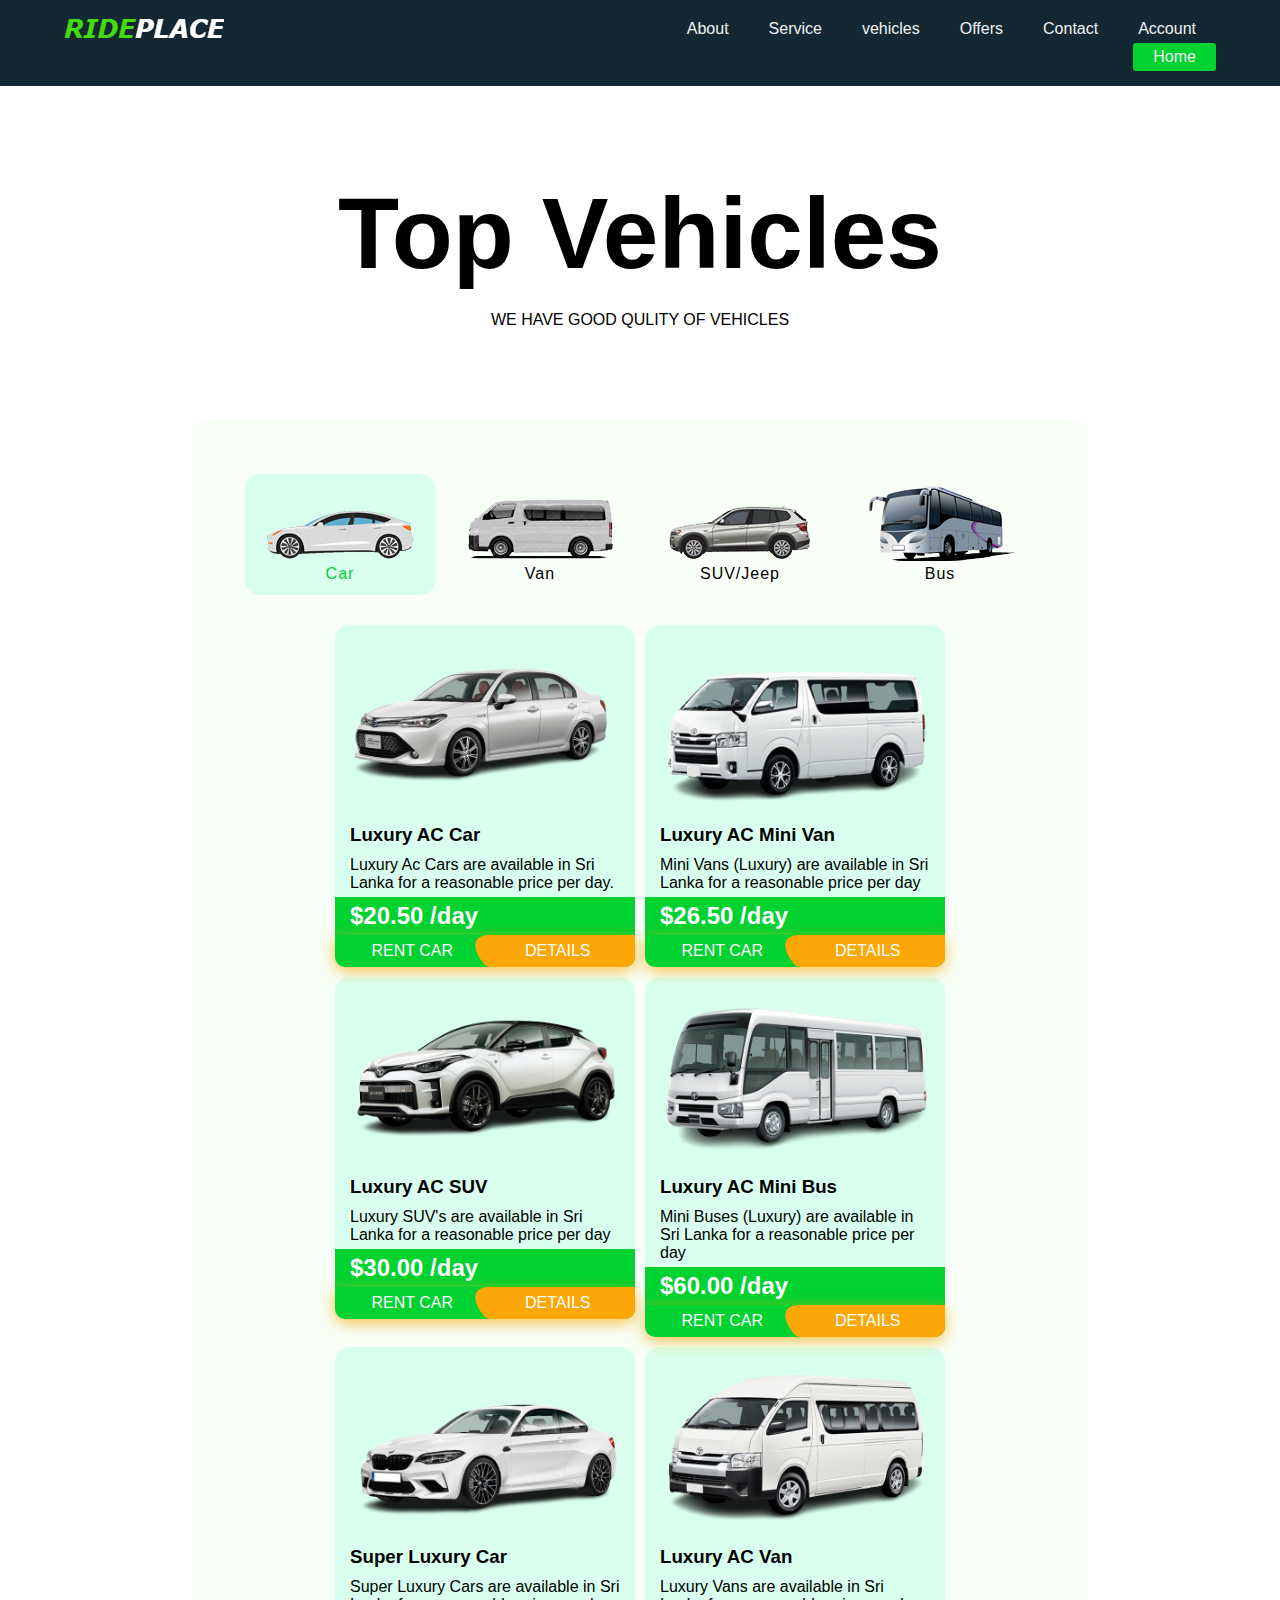
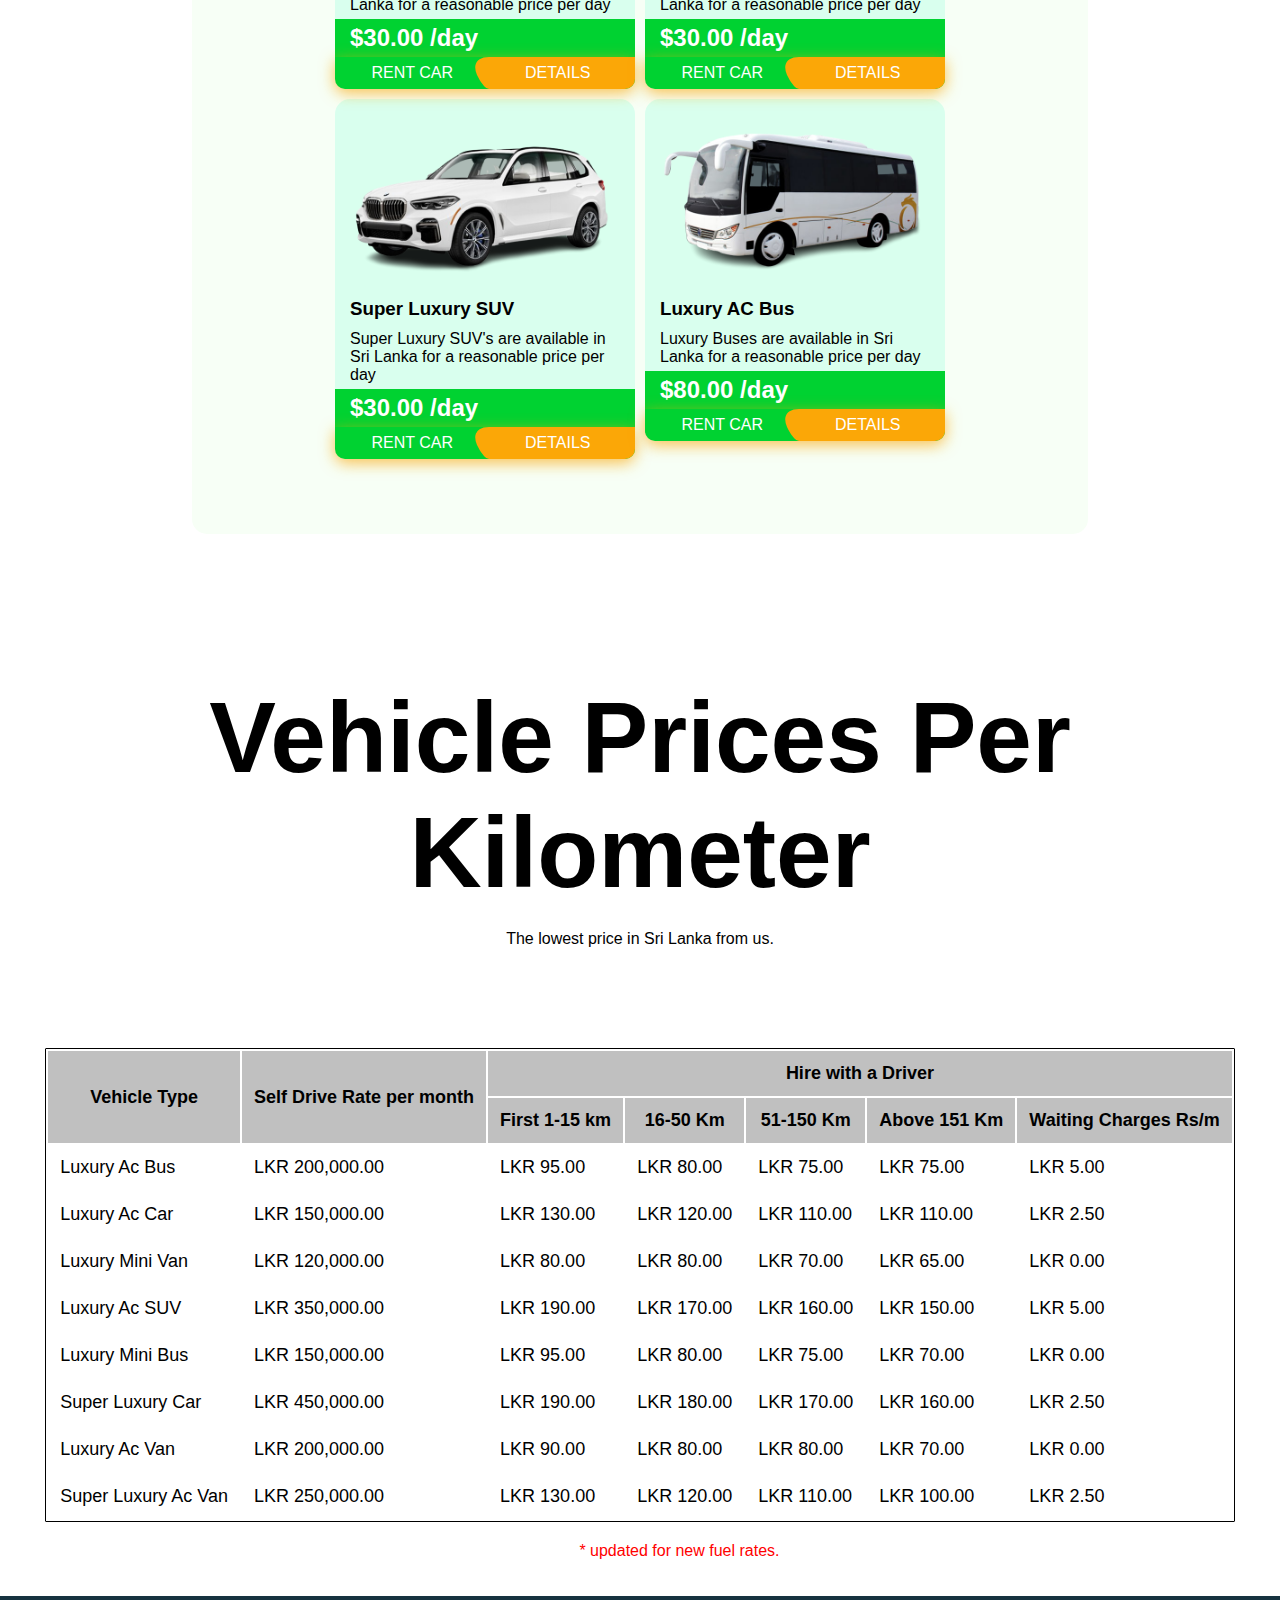
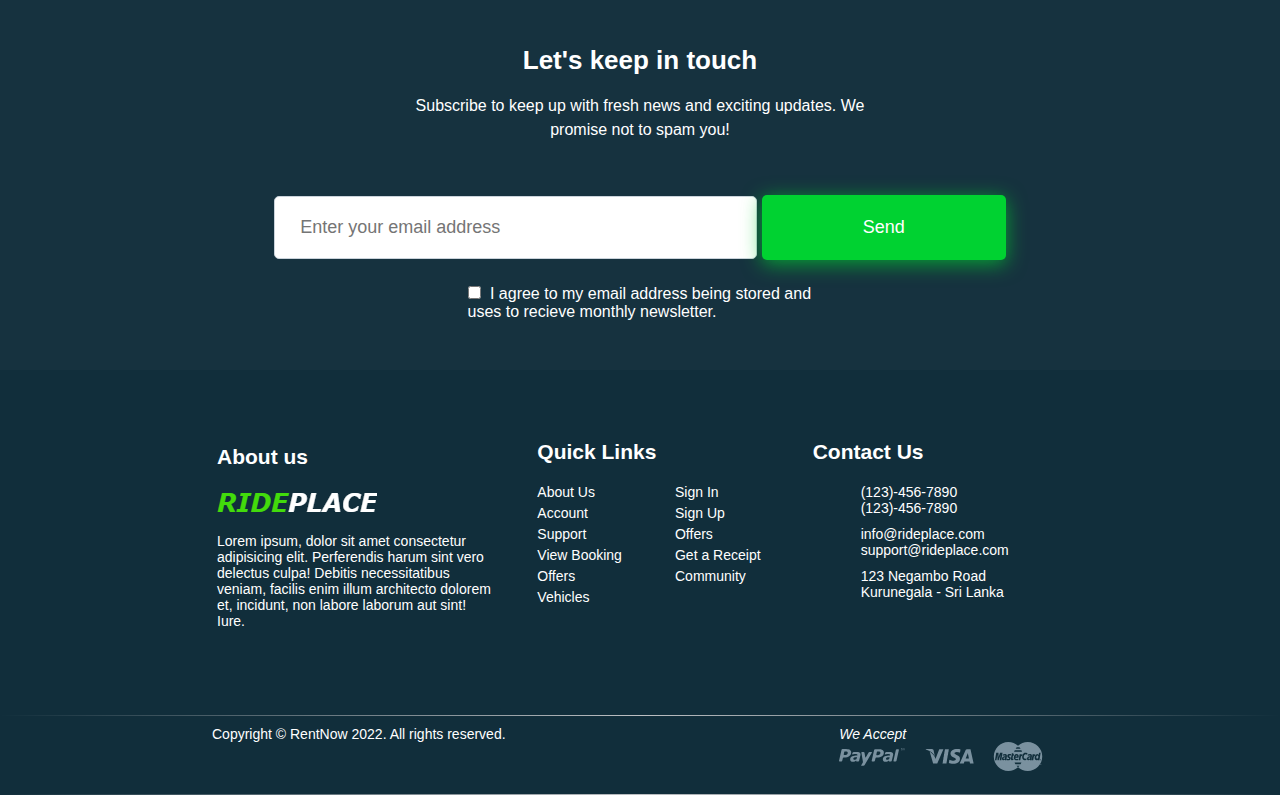
<file: Vehicle-Renting-System/Project/vehicle.html>
<!DOCTYPE html>
<html lang="en">
    <head>
        <meta charset="UTF-8" />
        <meta name="viewport" content="width=device-width, initial-scale=1.0" />
        <title>Support | Ride Place</title>
        <link rel="stylesheet" href="css/style.css"> <!--main css-->
        <link rel="stylesheet" href="css/style6.css"> <!--Our partner, news letter and blog card -->
        <link rel="stylesheet" href="css/offer.css"> <!-- Offer section -->
        <link rel="stylesheet" href="css/style3.css"> <!--Vehicle Category-->
        <link rel="stylesheet" href="css/support.css"> <!--Support CSS-->
        <link rel="stylesheet" href="css/vehicle.css"> 
        <!--Lnr icon-->
        <script src="https://cdn.linearicons.com/free/1.0.0/svgembedder.min.js"></script>

        <style>

        *{
            margin: 0px;
            padding: 0px;
        }

        .navbar{
            background-color: #132833;
            font-family: "Open Sans", sans-serif;
        }

        .navbar .nav_cent{
            width: 90%;
            margin: 0px auto;
            padding-top: 15px;
            padding-bottom: 15px;
            display: flex;
        }

        .navbar .nav_cent .logo{
            width: 50%;
        }

        .navbar .nav_cent .menu{
            background-color: transparent;
            width: 50%;
        }

        .navbar .nav_cent .menu a{
            float: right;
            color: #f2f2f2;
            text-align: center;
            padding: 5px 20px;
            text-decoration: none;
            font-family: "Raleway", sans-serif;
        }

        .navbar .nav_cent .menu a.active{
            background-color: #00D231;
            border-radius: 3px;
        }

    .itemBox {
    transition: 0.3s;
    }
    .itemBox:hover {
    transform: translate(0, -10px);
    }

        </style>
    </head>
    <body>
    


    <!--Nav bar-->
    <div class="navbar">
        <div class="nav_cent">
            <div class="logo">
                <img src="img/logo.png">
            </div>
            <div class="menu">
                <a href="account.html">Account</a>
                <a href="support.html">Contact</a>
                <a href="offer.html">Offers</a>
                <a href="vehicle.html">vehicles</a>
                <a href="ourservice.html">Service</a>
                <a href="aboutus.html">About</a>
                <a class="active" href="index.html">Home</a>
            </div>
        </div>
    </div>

     <!--Vehicle Category-->
     <div class="maintext">
        <h1 style="padding-bottom: 20px; font-size: 100px;">Top Vehicles</h1>
        <p>WE HAVE GOOD QULITY OF VEHICLES</p>
    </div>

    <section class="category" style="margin-bottom: 20px;">
        <ul>
            <li class="list active" data-filter="car">
                <div class="imgs">
                    <img src="img/car.png" alt="Image">
                </div>
                <div class="lab">
                    <lable>Car</lable>
                </div>
            </li>
            <li class="list" data-filter="van">
                <div class="imgs">
                    <img src="img/van.png" alt="Image">
                </div>
                <div class="lab">
                    <lable>Van</lable>
                </div>
            </li>
            <li class="list" data-filter="suv">
                <div class="imgs">
                    <img src="img/suv.png" alt="Image">
                </div>
                <div class="lab">
                    <lable>SUV/Jeep</lable>
                </div>
            </li>
            <li class="list" data-filter="bus">
                <div class="imgs">
                    <img src="img/bus.png" alt="Image">
                </div>
                <div class="lab">
                    <lable>Bus</lable>
                </div>
            </li>
        </ul>
        <div class="product">
            <div class="itemBox" data-item="car">
                <div class="carname">
                    <img src="img/axio.png">
                    <h3>Luxury AC Car</h3>
                    <p>Luxury Ac Cars are available in Sri Lanka for a reasonable price per day.</p>
                    <div class="greenbox">
                        <div class="price">
                            <h2>$20.50 /day</h2>
                        </div>
                    </div>
                    <div class="offer-action">
                        <a href="bookup.html" class="offer-btn-1">Rent Car</a>
                                 <a href="#" class="offer-btn-2">Details</a>
                    </div>
                </div>
            </div>
            <div class="itemBox" data-item="van">
                <div class="carname">
                    <img src="img/mini-van-removebg-preview.png">
                    <h3>Luxury AC Mini Van</h3>
                    <p>Mini Vans (Luxury) are available in Sri Lanka for a reasonable price per day</p>
                    <div class="greenbox">
                        <div class="price">
                            <h2>$26.50 /day</h2>
                        </div>
                    </div>
                    <div class="offer-action">
                        <a href="bookup.html" class="offer-btn-1">Rent Car</a>
                                 <a href="#" class="offer-btn-2">Details</a>
                    </div>
                </div>
            </div>
            <div class="itemBox" data-item="suv">
                <div class="carname">
                    <img src="img/chr-removebg-preview.png">
                    <h3>Luxury AC SUV</h3>
                    <p>Luxury SUV's are available in Sri Lanka for a reasonable price per day</p>
                    <div class="greenbox">
                        <div class="price">
                            <h2>$30.00 /day</h2>
                        </div>
                    </div>
                    <div class="offer-action">
                        <a href="bookup.html" class="offer-btn-1">Rent Car</a>
                                 <a href="#" class="offer-btn-2">Details</a>
                    </div>
                </div>
            </div>
            <div class="itemBox" data-item="bus">
                <div class="carname">
                    <img src="img/mini-bus-removebg-preview.png">
                    <h3>Luxury AC Mini Bus</h3>
                    <p>Mini Buses (Luxury) are available in Sri Lanka for a reasonable price per day</p>
                    <div class="greenbox">
                        <div class="price">
                            <h2>$60.00 /day</h2>
                        </div>
                    </div>
                    <div class="offer-action">
                        <a href="bookup.html" class="offer-btn-1">Rent Car</a>
                                 <a href="#" class="offer-btn-2">Details</a>
                    </div>
                </div>
            </div>
            <div class="itemBox" data-item="car">
                <div class="carname">
                    <img src="img/bmw.png">
                    <h3>Super Luxury Car</h3>
                    <p>Super Luxury Cars are available in Sri Lanka for a reasonable price per day</p>
                    <div class="greenbox">
                        <div class="price">
                            <h2>$30.00 /day</h2>
                        </div>
                    </div>
                    <div class="offer-action">
                        <a href="bookup.html" class="offer-btn-1">Rent Car</a>
                                 <a href="#" class="offer-btn-2">Details</a>
                    </div>
                </div>
            </div>
            <div class="itemBox" data-item="van">
                <div class="carname">
                    <img src="img/van-removebg-preview.png">
                    <h3>Luxury AC Van</h3>
                    <p>Luxury Vans are available in Sri Lanka for a reasonable price per day</p>
                    <div class="greenbox">
                        <div class="price">
                            <h2>$30.00 /day</h2>
                        </div>
                    </div>
                    <div class="offer-action">
                        <a href="bookup.html" class="offer-btn-1">Rent Car</a>
                                 <a href="#" class="offer-btn-2">Details</a>
                    </div>
                </div>
            </div>
            <div class="itemBox" data-item="suv">
                <div class="carname">
                    <img src="img/super-suv-removebg-preview.png">
                    <h3>Super Luxury SUV</h3>
                    <p>Super Luxury SUV's are available in Sri Lanka for a reasonable price per day</p>
                    <div class="greenbox">
                        <div class="price">
                            <h2>$30.00 /day</h2>
                        </div>
                    </div>
                    <div class="offer-action">
                        <a href="bookup.html" class="offer-btn-1">Rent Car</a>
                                 <a href="#" class="offer-btn-2">Details</a>
                    </div>
                </div>
            </div>
            <div class="itemBox" data-item="bus">
                <div class="carname">
                    <img src="img/bus-removebg-preview.png">
                    <h3>Luxury AC Bus</h3>
                    <p>Luxury Buses are available in Sri Lanka for a reasonable price per day</p>
                    <div class="greenbox">
                        <div class="price">
                            <h2>$80.00 /day</h2>
                        </div>
                    </div>
                    <div class="offer-action">
                        <a href="bookup.html" class="offer-btn-1">Rent Car</a>
                                 <a href="#" class="offer-btn-2">Details</a>
                    </div>
                </div>
            </div>
        </div>
    </section>

    <script src="js/script1.js"></script>
    <br><br>

<!--table start in here-->
<div class="maintext">
    <h1 style="padding-bottom: 20px; font-size: 100px;">Vehicle Prices Per Kilometer</h1>
    <p>The lowest price in Sri Lanka from us.</p>
</div>

    <div class="pthead" >  </div>
         <div class="ptable">
    
                <table class="center">

                <tr>
                    <th rowspan="2">Vehicle Type</th>
                    <th rowspan="2">Self Drive Rate per month</th>
                    <th colspan="5">Hire with a Driver </th>
                </tr>
                    
                <tr>
                
                
                <th> First 1-15 km </th>
                <th> 16-50 Km </th>
                <th> 51-150 Km </th>
                <th> Above 151 Km </th>     
                <th> Waiting Charges Rs/m </th>
                </tr>
                
                <tr>
                <td> Luxury Ac Bus </td>
                    <td> LKR 200,000.00
                    <td>LKR 95.00 </td>
                    <td> LKR 80.00 </td>
                    <td> LKR 75.00 </td>
                    <td> LKR 75.00 </td>
                    <td> LKR 5.00 </td>
                </tr>
                
                
                    <tr>
                <td> Luxury Ac Car </td>
                    <td> LKR 150,000.00</td>
                    <td>LKR 130.00 </td>
                    <td> LKR 120.00 </td>
                    <td> LKR 110.00 </td>
                    <td> LKR 110.00 </td>
                    <td> LKR 2.50 </td>
                </tr>
                
                
                
        <tr>
                <td> Luxury Mini Van </td>
                    <td>LKR 120,000.00</td>
                    <td>LKR 80.00 </td>
                    <td> LKR 80.00 </td>
                    <td> LKR 70.00 </td>
                    <td> LKR 65.00 </td>
                    <td> LKR 0.00 </td>
                </tr>
                
                
                    <tr>
                <td> Luxury Ac SUV </td>
                    <td>LKR 350,000.00</td>
                    <td>LKR 190.00 </td>
                    <td> LKR 170.00 </td>
                    <td> LKR 160.00 </td>
                    <td> LKR 150.00 </td>
                    <td> LKR 5.00 </td>
                </tr>
                
                <tr>
                <td> Luxury Mini Bus </td>
                    <td>LKR 150,000.00</td>
                    <td> LKR 95.00 </td>
                    <td> LKR 80.00 </td>
                    <td> LKR 75.00 </td>
                    <td> LKR 70.00 </td>
                    <td> LKR 0.00 </td>
                </tr>
                
            <tr>
                <td> Super Luxury Car </td>
                    <td>LKR 450,000.00</td>
                    <td>LKR 190.00 </td>
                    <td> LKR 180.00 </td>
                    <td> LKR 170.00 </td>
                    <td> LKR 160.00 </td>
                    <td> LKR 2.50 </td>
                </tr>   
                
                <tr>
                <td> Luxury Ac Van</td>
                    <td>LKR 200,000.00</td>
                    <td> LKR 90.00 </td>
                    <td> LKR 80.00 </td>
                    <td> LKR 80.00 </td>
                    <td> LKR 70.00 </td>
                    <td> LKR 0.00 </td>
                </tr>
                
                    <tr>
                <td> Super Luxury Ac Van </td>
                    <td>LKR 250,000.00</td>
                    <td>LKR 130.00 </td>
                    <td> LKR 120.00 </td>
                    <td> LKR 110.00 </td>
                    <td> LKR 100.00 </td>
                    <td> LKR 2.50 </td>
                </tr>
                
                </table>


        </div>
    <div class="note" style="text-align: center; font-size: 16px;">&nbsp * updated for new fuel rates.</div>
	<br>
    <br>
	

    <!--table end in here-->
        

    <!--News letter-->
    <form action="newsletter.php" method="post">
        <div class="s_main">
            <div class="cent">
                <h2>Let's keep in touch</h2>
                <p>Subscribe to keep up with fresh news and exciting updates. We promise not to spam you!</p>
                <div class="form">
                    <input type="email" class="formemail" placeholder="Enter your email address" name="email"/>
                    <button type="submit" class="formbutton">Send</button>
                </div>
                <div class="notice">
                    <input type="checkbox" required>
                    <span>I agree to my email address being stored and uses to recieve monthly newsletter.</span>
                </div>
            </div>
        </div>
        </form>
        <!--Footer-->
        <div class="footer_main">
            <div class="footer_tabs">
                <div class="fabout">
                    <h2>About us</h2>
                    <img src="img/logo.png">
                    <p>Lorem ipsum, dolor sit amet consectetur adipisicing elit. Perferendis harum sint vero delectus culpa! Debitis necessitatibus veniam, facilis enim illum architecto dolorem et, incidunt, non labore laborum aut sint! Iure.</p>
                    <ul>
                        <a href="">
                            <i class="fab fa-facebook-f"></i>
                        </a>
                        <a href="">
                            <i class="fab fa-twitter"></i>
                        </a>
                        <a href="">
                            <i class="fab fa-linkedin-in"></i>
                        </a>
                        <a href="">
                            <i class="fab fa-instagram"></i>
                        </a>    
                    </ul>
                </div>
                <div class="fquicklink">
                    <h2>Quick Links</h2>
                    <div class="main_list">
                    <div class="list_i">
                        <ul>
                            <a href="aboutus.html">About Us<li></li></a>
                            <a href="account.html">Account<li></li></a>
                            <a href="support.html">Support<li></li></a>
                            <a href="bookup.html">View Booking<li></li></a>
                            <a href="offer.html">Offers<li></li></a>
                            <a href="vehicle.html">Vehicles<li></li></a>
                        </ul>
                    </div>
                    <div class="list_ii">
                        <ul>
                            <a href="login.html">Sign In<li></li></a>
                            <a href="signup.html">Sign Up<li></li></a>
                            <a href="offer.html">Offers<li></li></a>
                            <a href="#">Get a Receipt<li></li></a>
                            <a href="#">Community<li></li></a>
                        </ul>                    
                    </div>
                    </div>
                </div>
                <div class="fcontact">
                    <h2>Contact Us</h2>
                    <div class="mail">
                        <svg class="lnr lnr-phone-handset"><use xlink:href="#lnr-phone-handset"></use></svg>
                        <p>(123)-456-7890<br>(123)-456-7890</p>
                    </div>
                    <div class="phone">
                        <svg class="lnr lnr-envelope"><use xlink:href="#lnr-envelope"></use></svg>
                        <p>info@rideplace.com<br>support@rideplace.com</p>
                    </div>
                    <div class="location">
                        <svg class="lnr lnr-map-marker"><use xlink:href="#lnr-map-marker"></use></svg>
                        <p>123 Negambo Road<br>Kurunegala - Sri Lanka</p>
                    </div>
                </div>
            </div>
            <hr>
            <footer>
                <div class="fpara">
                <p>Copyright © RentNow 2022. All rights reserved.</p>
                </div>
                <div class="fpay">
                    <p><i>We Accept</i></p>
                    <img src="img/payments.png">
                </div>
            </footer>
            <hr>
        </div>

    </body>
</html>
</file>
<file: Vehicle-Renting-System/Project/css/style.css>
*{
    margin: 0px;
    padding: 0px;
}

/* Nav, Top, Video background */

.both{
    width: 100%;
    top: 0;
    left: 0;
    position: absolute;
}

.head_section:before{
    content:'';
    position: absolute;
    width: 100%;
    height: 1080px;
    background: rgba(31, 71, 20, 0.45);
}

video{
    width: 100%;
}

.top{
    background-color: transparent;
}

.top .top_cent{
    width: 90%;
    margin: 0px auto;
    padding-top: 15px;
    padding-bottom: 15px;
    display: flex;
}

.top .top_cent .info{
    width: 80%;
}

.top .top_cent .info a,span{
    padding-left: 5px;
    text-decoration: none;
    color: #FFFFFF;
    font-family: "Open Sans", sans-serif;
}

.top .top_cent .social{
    width: 20%;
}

.top .top_cent .social a{
    float: right;
    text-decoration: none;
    font-weight: bold;
    color: #FFFFFF;
    padding: 0px 16px;
}

.navbar{
    background-color: t;
    font-family: "Open Sans", sans-serif;
}

.navbar .nav_cent{
    width: 90%;
    margin: 0px auto;
    padding-top: 10px;
    padding-bottom: 15px;
    display: flex;
}

.navbar .nav_cent .logo{
    width: 50%;
}

.navbar .nav_cent .menu{
    background-color: transparent;
    width: 50%;
}

.navbar .nav_cent .menu a{
    float: right;
    color: #f2f2f2;
    text-align: center;
    padding: 5px 20px;
    text-decoration: none;
    font-family: "Raleway", sans-serif;
}

.navbar .nav_cent .menu a.active{
    background-color: #00D231;
    border-radius: 3px;
}

.head_text{
    text-align: center;
    font-family: 'Poppins',sans-serif;
}

.head_text h1{
    font-size: 160px;
    color: #fff;
    font-weight: 600;
    padding-top: 270px;
}

.head_text p{
    font-size: 18px;
    color: #fff;
}

.head_text a{
    text-decoration: none;
    display: inline-block;
    color: #fff;
    font-size: 24px;
    border: 2px solid #fff;
    padding: 14px 70px;
    border-radius: 50px;
    margin-top: 20px;
}

.head_text a:hover{
    background-color: #00D231;
    border: solid #00D231;
}


/* vshape */

.vshape{
	height: 400px;
	width: 100%;
	background-color: #00D231;
	clip-path: polygon(-50% -10%, 100% 0, 100% calc(100% - 10vw), 17% 80%);
}

.vshape .title_sec h2{
    padding-top: 50px;
    text-align: center;
    font-family: "Raleway", sans-serif;
    font-size: 31px;
    color: #fff;
}

.vshape .title_sec .bigshadow{
    display: block;
    width: 98%;
    font-weight: 900;
    font-size: 60px;
    font-size: 4.28571rem;
    line-height: 1;
    letter-spacing: -3px;
    position: absolute;
    text-align: center;
    z-index: -1;
    color: rgba(211, 220, 225, 0.2);
    -webkit-user-select: none;
    -moz-user-select: none;
    -ms-user-select: none;
    user-select: none;
    -webkit-transform: translateY(-50%);
    transform: translateY(-80%)
}


.vshape .boxlist{
    display: flex;
    width: 50%;
    margin: 20px auto;
}

.boxlist .iconin input {
    width: 100%;
    padding: 15px;
    margin:4px;
    box-sizing: border-box;
    padding-left:60px;
    border-radius: 3px;
    outline: none !important;
    border: 1px solid #dfe8ed;
    background: transparent;
    color: #fff;
}
.boxlist .iconin input::placeholder{
    color: #fff;
}

.vshape .boxlist .iconin{
    position:relative;
    margin-left: 10px;
}

.vshape .boxlist .iconin i{
    position:absolute;
    left:0;
    top:10px;
    padding:10px 20px;
    color: #fff;
}

.btn{
    background-color: #fba707;
    border-color: #fba707;
    color: #fff;
    border-radius: 0px;
    padding: 10px 40px;
    border-width: 2px;
    font-weight: 600;
    font-size: 18px;
    border-radius: 4px;
    border: 1px solid transparent;
    text-align: center;
}

/* Introduction Section */

.car-img{
    animation: run 6s linear 1;
}

@keyframes run{
	0%{
		transform: translate(-30px,-30px);
	}
	100%{
		transform: translate(0px,0px);
	}
}

.intro_sec{
    width: 70%;
    margin: 0 auto;
    padding-top: 50px;
    
}
.intro_sec .introm{
    display: flex;
    padding: 24px;
}

.intro_sec .signature{
    display: flex;
    padding-left: 24px;
}

.intro_sec .intro_title h3{
    font-family: "Raleway", sans-serif;
}

.intro_sec .intro_title h2{
    font-family: "Raleway", sans-serif;
    font-size: 31px;
    padding-bottom: 15px;
}

.intro_sec .intro_title p{
    font-family: "Open Sans", sans-serif;
    font-size: 16px;
    padding-bottom: 15px ;
}

.intro_sec .signature .left {
    padding-right: 20px;
    border-right: 3px solid rgb(17,46,59,0.5);
}

.intro_sec .signature .right {
    padding-left: 20px;
    border-left: 3px solid rgba(111, 138, 151, 0.5);
}

.intro_sec .signature .right h3{
    font-family: "Raleway", sans-serif;
    padding-bottom: 5px;
}

.intro_sec .signature .right .aboutbtn{
    padding-top: 20px;
    background-color: transparent;
    border-color: #fba707;
    border-radius: 0px;
    padding: 10px 40px;
    font-weight: 600;
    font-size: 16px;
    border-radius: 4px;
    border: 1px solid #FBA707;
    text-align: center;
}

.intro_sec .signature .right .aboutbtn a{
    text-decoration: none;
    color: #FBA707;
}

/* not value */

.intro_sec .intro_title ul li{
    font-family: "Open Sans", sans-serif;
    font-size: 16px;
    list-style-type: none;
    float: left;
    padding: 2px 5px 10px 2px;
}

.intro_sec .intro_title ul li span{
    width: 20px;
    height: 20px;
    display: inline-block;
    text-align: center;
    margin-right: 10px;
    background: #00D231 none repeat scroll 0 0;
    border-radius: 2px;
    line-height: 20px;
}
.intro_sec .intro_title svg{
    vertical-align: middle;
    stroke: currentcolor;
    fill: currentcolor;
    stroke-width: 0;
    height: 1em;
    width: 1em;
}

.intro_sec .intro_title ul li span svg{
    fill: #fff;
    height: 12px;
    vertical-align: middle;
}


/* footer */

.footer_main{
    color: #fff;
    background-color: #112E3B;
    font-family: "Open Sans", sans-serif;
    font-size: 14px;
}

.footer_main .footer_tabs{
    display: flex;
    width: 70%;
    margin: 0px auto;
    padding: 70px 0px 40px;
}

.footer_main .footer_tabs h2{
    font-family: "Raleway", sans-serif;
    font-size: 21px;
    padding-bottom: 20px;
}

.footer_main .footer_tabs .fabout{
    width: 33.3333%;
    padding: 5px 45px 5px 25px ;
}

.footer_main .footer_tabs .fabout img{
    padding-bottom: 15px;
}
.footer_main .footer_tabs .fabout p{
    padding-bottom: 25px;
}

.footer_main .footer_tabs .fabout a{
    text-decoration: none;
    font-weight: bold;
    color: #FFFFFF;
    padding-right: 16px;
}


.footer_main .footer_tabs .fquicklink{
    width: 33.3333%;
}
.footer_main .footer_tabs .fquicklink .main_list{
    display: flex;
}

.footer_main .footer_tabs .fquicklink .main_list .list_i{
    width: 50%;
}
.footer_main .footer_tabs .fquicklink .main_list .list_ii{
    width: 50%;
}

.footer_main .footer_tabs .fquicklink .main_list a{
    text-decoration: none;
    color: #fff;
    list-style: none;
}

.footer_main .footer_tabs .fquicklink .main_list li{
    padding-bottom: 5px;
}

.footer_main .footer_tabs .fcontact{
    width: 33.3333%;
}

.footer_main .footer_tabs .fcontact .phone{
    display: flex;
    padding-bottom: 10px;
}

.footer_main .footer_tabs .fcontact svg{
    padding-right: 20px;
}

.lnr {
    display: inline-block;
    fill: currentColor;
    width: 2em;
    height: 2em;
    vertical-align: -0.05em;
    color: #00D231;
  }

.footer_main .footer_tabs .fcontact .mail{
    display: flex;
    padding-bottom: 10px;
}

.footer_main .footer_tabs .fcontact .location{
    display: flex;
    padding-bottom: 10px;
}

hr {
    border: 0;
    height: 1px;
    background-image: linear-gradient(to right, rgba(0, 0, 0, 0), rgba(247, 241, 241, 0.75), rgba(0, 0, 0, 0));
}

.footer_main footer{
    display: flex;
    width: 70%;
    margin: 0 auto;
    padding-left: 40px;
}
.footer_main footer{
    display: flex;
    padding-bottom: 20px;
    padding-top: 10px;
}

.footer_main footer .fpara{
    width: 70%;
}
.footer_main footer .fpay{
    width: 30%;
}
</file>
<file: Vehicle-Renting-System/Project/css/style6.css>
/* Our Partners */

.p_main{
    width: 70%;
    margin: 0 auto;
    padding-top: 50px;
}

.p_main .p_head{
    padding-bottom: 30px;
}

.p_main .p_head h2{
    text-align: center;
    font-family: "Raleway", sans-serif;
    font-size: 31px;
    color: black;
}

.p_main .p_head .ourbig{
    display: block;
    width: 68%;
    font-weight: 800;
    font-size: 50px;
    font-size: 4.28571rem;
    line-height: 1;
    letter-spacing: -3px;
    position: absolute;
    text-align: center;
    z-index: -1;
    color: rgba(211, 220, 225, 0.4);
    -webkit-user-select: none;
    -moz-user-select: none;
    -ms-user-select: none;
    user-select: none;
    -webkit-transform: translateY(-50%);
    transform: translateY(-85%)
}

.p_main .partner{
    display: flex;
    padding: 50px 24px 80px;
    background-color: #F7FFF6;
    border-radius: 10px;
}

.p_main .partner .brand{
    width: 20%;
    align-items: center;
}

.p_main .partner .brand img{

}


/* Article */

.b_head{
    width: 70%;
    margin: 0 auto;
    padding-top: 90px;
    padding-bottom: 30px;
}

.b_head h2{
    text-align: center;
    font-family: "Raleway", sans-serif;
    font-size: 31px;
    color: black;
}

.b_head .bbig{
    display: block;
    width: 68%;
    font-weight: 800;
    font-size: 50px;
    font-size: 4.28571rem;
    line-height: 1;
    letter-spacing: -3px;
    position: absolute;
    text-align: center;
    z-index: -1;
    color: rgba(211, 220, 225, 0.4);
    -webkit-user-select: none;
    -moz-user-select: none;
    -ms-user-select: none;
    user-select: none;
    -webkit-transform: translateY(-50%);
    transform: translateY(-85%)
}

.b_article{
    display: flex;
    padding: 80px;
    width: 70%;
    margin: 0 auto;
    justify-content: center;
}

.b_article .square{
    width: 420px;
	height: 400px;
	background: white;
    border-radius: 4px;
    box-shadow: 0px 20px 50px #D9DBDF;
    -webkit-transition: all 0.3s ease;
    -o-transition: all 0.3s ease;
    transition: all 0.3s ease;
    margin-left: 10px; 
}

.b_article .square .mask{
    clip: rect(0px, 460px, 220px, 0px);
    border-radius: 4px;
    position: absolute;
}

.b_article .square img{
    width: 420px;
}

.b_article .square .h1{
    margin: auto;
    text-align: left;
    margin-top: 240px;
    padding-left: 30px;
    padding-bottom: 10px;
    font-family: "Raleway", sans-serif;
    font-size: 24px;
  }

.b_article .square p{
   text-align: justify; 
   padding-left: 30px;
   padding-right: 30px;
   font-family: 'Open Sans', sans-serif;
   font-size: 12px;
   color: #C8C8C8;
   line-height: 18px;
  }

.b_article .square .button {
    background-color: #00D231;
    color: white;
    width: 90px;
    padding: 10px 18px;
    border-radius: 3px;
    text-align: center;
    text-decoration: none;
    display: block;
    margin-top: 20px;
    margin-left: 30px;
    margin-right: 70px;
    font-size: 12px;
    cursor: pointer;
    font-family: 'merriweather';
  }


  /* News letter */
  @import url('https://fonts.googleapis.com/css2?family=Mulish:wght@300;400;500;600;700&display=swap');

.s_main{
    background: rgb(17,46,59,0.98);
    display: flex;
    justify-content: center;
    align-items: center;
    font-family: 'Mulish', sans-serif;
}

.s_main .cent {
	display: flex;
	flex-direction: column;
	align-items: center;
	justify-content: center;
	width: 945px;
	height: 374px;
}


.s_main .cent h2 {
	font-weight: bold;
	font-size: 26px;
	margin-bottom: 18px;
    color: #fff;
}

.s_main .cent p {
	max-width: 450px;
	text-align: center;
	margin-bottom: 53px;
	line-height: 1.5;
    color: #fff;
}

.s_main .cent .form {
	margin-bottom: 25px;
}

.s_main .cent .formemail {
	padding: 20px 25px;
	border-radius: 5px;
 	border: 1px solid #CAD3DB;
	width: 431px;
	font-size: 18px;
	color: #0F121F;
}

.s_main .cent .formemail:focus {
	outline: 1px solid #00D231;
}

.s_main .cent .formbutton {
	background: #00D231;
	padding: 10px;
	border: none;
	width: 244px;
	height: 65px;
	border-radius: 5px;
	font-size: 18px;
	color: white;
	box-shadow: 0 4px 20px rgba(0,210,49,0.7);
}

.s_main .cent .formbutton:hover {
	box-shadow: 0 10px 20px rgba(0,210,49,0.7);
}

.s_main .cent .notice {
	width: 345px;
}
</file>
<file: Vehicle-Renting-System/Project/aboutus.css>
#first
		{
		background-image:url("our.jpg");
		background-repeat:no-repeat;
		background-attachment:fixed;
		background-size:cover;
		width: 100%;
		height: 1080px;
		margin-bottom:100px;
		}
		
		#hi
		{
		font-size:50px;
		color:white;
		text-align:center;
		text-decoration:bold;
		font-style:normal;
		
		}
		
	
		
		.sec{
		padding: 100px;
		text-align: center;
		font-family: 'Raleway',sans-serif;
		color: #fff;
		}

		.shape{
		height: 300px;
		width: 100%;
		background-color: #00D231;
		}
		
		.third{
			width:100%;
			background-color:limegreen;
			
		}
		
		
		#carimg
		{	
			background-image:url("car1.png");
			background-repeat:no-repeat;
			background-attachment:scroll;
			width:35%;
			height:300px;
			float:left;
			margin-left:80px;
		}
		
		
		#imgdes{
			padding-top:50px;
			font-family:'Raleway',sans-serif;
			background-color:limegreen;
			text-align:justify;
			color:white;
			width:60%;
			float:right;
			font-family: 'Raleway',sans-serif;
			font-size: 16px;
			}
	
		h1,h4{
		font-family:'Raleway',sans-serif;
		text-align:center;
		font-size:30px;
		}
		h5{
		 font-family:'Raleway',sans-serif;
		text-align:center;
		}
		.v:hover
		{
		transform: scale(1.3);
		transition: .1s;
		}
		.t:hover
		{
		transform: scale(1.3);
		transition: .1s;
		}
		.u:hover
		{
		transform: scale(1.3);
		transition: .1s;
		}
		
		
		.third{
		padding-bottom:350px;
		}
		
		.slideshow-container .mySlides h3
		{
		color:white;
		text-align:center;
		font-family:'Raleway',sans-serif;
		text-align:center;
		font-size:40px;
		}
		
		.slideshow-container .mySlides p{
		color:limegreen;
		text-align:center;
		}
	
	
.slideshow-container {
		margin-right:20px;
		padding:100px;
		width:53%;
		margin: auto;
		background-color:#152238;
		font-size:20px;
		text-align:center;
        }


.third span{
    width: 20px;
    height: 20px;
    display: inline-block;
    text-align: center;
    margin-right: 10px;
    background: #fba707 none repeat scroll 0 0;
    border-radius: 2px;
    line-height: 20px;
        }

	
	ul{
		list-style-type:none;
	}


		.vbig{
		display: block;
		font-family: Verdana, sans-serif;
		width: 68%;
		font-weight: 700px;
		font-size: 50px;
		font-size: 4.28571rem;
		line-height: 1;
		letter-spacing: -3px;
		position: center;
		text-align: center;
		z-index: -1;
		color: rgba(211, 220, 225, 0.4);
		-webkit-user-select: none;
		-moz-user-select: none;
		-ms-user-select: none;
		user-select: none;
		-webkit-transform: translateY(-50%);
		transform: translateY(-85%);
		}
</file>
<file: Vehicle-Renting-System/Project/account.css>
body{  
        margin: 0;  
        padding: 0;  
        background-color:white;  
        font-family: 'Arial';  
    }  
    .booking{  
            width: 382px;  
            overflow: hidden;  
            margin: auto;  
            margin: 20 0 0 450px;  
            padding: 80px;  
            background: rgb(0,210,49,0.6);
            border-radius: 15px ;  
            bottom:20px;  
			height:300px;
      margin-bottom: 150px;
    }  
    .h22{  
        text-align: center;  
        color: black;  
        padding-top: 70px;  
        padding-bottom: 30px;
		}
		
	  #log1{  
        width: 130px;  
        height: 50px;  
        border: none;  
        border-radius: 5px;  
        padding-left: 7px;  
        color: blue;
		margin-left:50px;
		margin-top:100px;
    }
	
	  #log2{  
        width: 130px;  
        height: 50px;  
        border: none;  
        border-radius: 5px;  
        padding-left: 7px;  
        color: blue; 
		margin-left:20px;
		margin-top:100px;
    }

img.avatar {
  width: 100px;
  height:100px;
  border-radius: 50%;
}

#log1:hover {
  background-color:black;
  color: white;
}

#log2:hover {
  background-color:black;
  color: white;
}
</file>
<file: Vehicle-Renting-System/Project/css/offer.css>
.offbox{
    width: 70%;
    margin: auto;
    font-family: Raleway, sans-serif;
    padding-bottom: 50px;
    padding-top: 50px;
}

.offbox img{
    width: 250px;
}

.offbox .b1{
    display: flex;
}

.offbox .b1 .bg-text{
    width: 67%;
    text-align: center;
    background-color: white;
    cursor: pointer;
    padding-top: 150px;
    font-family: 'Mulish', sans-serif;
}

.bg-text h1{
    color: #fff;
    text-shadow:
      0 0 5px #fff,
      0 0 10px #fff,
      0 0 20px #fff,
      0 0 40px rgb(238, 250, 72),
      0 0 80px rgb(237, 240, 80),
      0 0 90px rgb(245, 235, 144),
      0 0 100px rgb(222, 245, 140),
      0 0 150px rgb(231, 221, 130);
  }

.offbox .b2{
    display: flex;
}

.b11{
    width: 33.33%;
}

.b21{
    width: 33.33%;
}

.offer{
    border: 1px solid #212f3d;
    border-radius: 20px;
    margin: 40px;
    text-align: center;
    padding: 20px 10px;
    background-color: white;
    cursor: pointer;
}

.offer .button {
    display: flex;
    align-items: center;
    justify-content: center;
    margin: 20px 40px 10px 40px;
    height: 45px;
    border: none;
    outline: none;
    color: #fff;
    border-radius: 25px;
    background-color: #00D231;
    cursor: pointer;
}

.offer .button a {
    text-decoration: none;
    margin-left: 10px;
    color: #fff;
    border-radius: 25px;
}

.offer {
    transition: 0.3s;
  }
  .offer:hover {
    transform: translate(0, -10px);
  }
</file>
<file: Vehicle-Renting-System/Project/css/support.css>
*{
    margin: 0px;
    padding: 0px;
}

.maintext{
    margin: auto;
    width: 70%;
    margin-top: 90px;
    margin-bottom: 90px;
    font-family: "Raleway", sans-serif;
    text-align: center;
}

.formbox {
    border-radius: 10px;
    background-color: #f2f2f2;
    padding: 20px;
    width:35%;
    margin: auto;
    font-family: "Raleway", sans-serif;
    margin-top: 50px;
    margin-bottom: 70px;

  }

.svg-container{
  width: 70%;
  margin: auto;
}

  .modal {
    display: none; 
    position: absolute; 
    right: 1%;
    top: 8%;
    background-color: #f2f2f2;
    border-radius: 10px;
    font-family: "Raleway", sans-serif;

  }


  .formbox input[type=text], select, textarea {
    width: 100%;
    padding: 12px;
    border: 1px solid #ccc;
    border-radius: 4px;
    box-sizing: border-box;
    margin-top: 6px;
    margin-bottom: 16px;
    resize: vertical;
  }
  
  .formbox input[type=button] {
    background-color: #00D231;
    color: white;
    padding: 12px 20px;
    border: none;
    border-radius: 4px;
    cursor: pointer;
  }
  
  .formbox input[type=button]:hover {
    background-color: #45a049;
  }

  
@supports (animation: grow .5s cubic-bezier(.25, .25, .25, 1) forwards) {
  .tick {
     stroke-opacity: 0;
     stroke-dasharray: 29px;
     stroke-dashoffset: 29px;
     animation: draw .5s cubic-bezier(.25, .25, .25, 1) forwards;
     animation-delay: .6s
 }

 .circle {
     fill-opacity: 0;
     stroke: #219a00;
     stroke-width: 16px;
     transform-origin: center;
     transform: scale(0);
     animation: grow 1s cubic-bezier(.25, .25, .25, 1.25) forwards;   
 }   
}

@keyframes grow {
 60% {
     transform: scale(.8);
     stroke-width: 4px;
     fill-opacity: 0;
 }
 100% {
     transform: scale(.9);
     stroke-width: 8px;
     fill-opacity: 1;
     fill: #219a00;
 }
}

@keyframes draw {
 0%, 100% { stroke-opacity: 1; }
 100% { stroke-dashoffset: 0; }
}
</file>
<file: Vehicle-Renting-System/Project/css/service.css>
*{
    margin: 0px;
    padding: 0px;
}

.ourservice{
    width: 70%;
    margin: auto;
    font-family: 'Raleway', sans-serif;
    padding-bottom: 10px;
    padding-top: 20px;
}

.ourservice .b1{
    display: flex;
}

.ourservice .b2{
    display: flex;
}

.bbox{
    border: 1px solid #212f3d;
    border-radius: 20px;
    margin: 40px;
    text-align: center;
    padding: 20px 10px;
    background-color: white;
    cursor: pointer;
    width: 33.33%;
    height: 300px;
}

.bbox h2{
    padding-bottom: 20px;
}

.bbox i{
    padding-bottom: 20px;
}

.bbox {
    transition: 0.3s;
  }
.bbox:hover {
    transform: translate(0, -10px);
  }
</file>
<file: Vehicle-Renting-System/Project/css/style3.css>
/* Vehicle Category */

@import url('https://fonts.googleapis.com/css?family=poppins:200,300,400,500,600,700,800,900&display=swap');

.c_head{
    width: 70%;
    margin: 0 auto;
    padding-top: 90px;
    padding-bottom: 30px;
}

.c_head h2{
    text-align: center;
    font-family: "Raleway", sans-serif;
    font-size: 31px;
    color: black;
}

.c_head .vbig{
    display: block;
    width: 68%;
    font-weight: 800;
    font-size: 50px;
    font-size: 4.28571rem;
    line-height: 1;
    letter-spacing: -3px;
    position: absolute;
    text-align: center;
    z-index: -1;
    color: rgba(211, 220, 225, 0.4);
    -webkit-user-select: none;
    -moz-user-select: none;
    -ms-user-select: none;
    user-select: none;
    -webkit-transform: translateY(-50%);
    transform: translateY(-85%)
}

.category{
    padding-top: 50px;
    padding-bottom: 70px;
    width: 70%;
    display: flex;
    justify-content: center;
    align-items: center;
    flex-direction: column;
    margin: 40px auto;
    background-color: #F7FFF6;
    border-radius: 15px;
    font-family: "Open Sans", sans-serif;
    font-size: 16px;
}
.category ul{
    display: flex;
    justify-content: center;
    align-items: center;
    flex-wrap: wrap;
    margin-bottom: 20px;
}
.category ul li{
    list-style: none;
    background: transparent;
    padding: 12px 20px;
    margin: 5px;
    letter-spacing: 1px;
    cursor: pointer;
}

.lab{
    text-align: center;
}
.category ul li.active{
    background: #D9FFEE;
    color: #00D231;
    border-radius: 15px;
}
.product{
    display: flex;
    justify-content: center;
    align-items: left;
    flex-wrap: wrap;
}
.product .itemBox{
    position: relative;
    width: 300px;
    margin: 5px;
    display: block;
}
.product .itemBox.hide{
    display: none;
}

.product .itemBox .carname{
    background-color: #D9FFEE;
    border-radius: 15px;
}

.product .itemBox .carname .offer-action{
        text-align: center;
        background: #00D231 none repeat scroll 0 0;
        position: relative;
        z-index: 1;
        overflow: hidden;
        width: 100%;
        margin: 0px auto 0;
        -webkit-transition: all 0.4s ease 0s;
        transition: all 0.4s ease 0s;
        border-radius: 0px 0px 10px 10px;
        box-shadow: 0 4px 15px rgb(251,167,7,0.7);
}

.product .itemBox .carname .offer-action:after {
    position: absolute;
    content: "";
    width: 66%;
    height: 100%;
    background: #FBA707 none repeat scroll 0 0;
    right: -36px;
    z-index: -1;
    -webkit-transform: skewX(40deg);
    transform: skewX(40deg);
    -webkit-transition: all 0.4s ease 0s;
    transition: all 0.4s ease 0s;
    border-radius: 550px 150px 50px 50px;
}

.product .itemBox .carname .offer-action a{
    display: inline-block;
    text-transform: uppercase;
    padding: 7px 15px;
    font-weight: 500;
    color: #fff;
    font-size: 14px;
    width: 37%;
    text-decoration: none;
    font-family: "Open Sans", sans-serif;
    font-size: 16px;
}


.product .itemBox .carname img{
    padding: 5px 15px 5px;
}

.product .itemBox .carname h3{
    padding: 5px 15px 5px;
}

.product .itemBox .carname p{
    padding: 5px 15px 5px;
}

.product .itemBox .carname h2{
    padding: 5px 15px 5px;
}

.product .itemBox .carname img{
    width: 90%;
    height: 100%;
    object-fit: cover;
    border-radius: 15px;
}

.product .itemBox .carname .greenbox{
    color:#fff;
    background-color: #00D231;
}
</file>
<file: Vehicle-Renting-System/Project/css/vehicle.css>
table{
    border: 1px solid black;
    border-radius: 1px;
}
th {
	background: #C0C0C0;
}

td{
	background: white;
}


th,td {
	padding: 12px;
}

table.center {
	margin-left: auto;
	margin-right: auto;
}


.ptable {
	padding-top: 10px;
	font-family: "Open Sans", sans-serif;
	font-size: 18px;
	

}

.pthead {
	color: white;
	text-align: center;
	font-family: "Raleway",sans-serif;
	font-size: 31px;

}


.ptp {
	color: red;
	text-align: center;
	font-family: "Open Sans", sans-serif;
	font-size: 38px;
	font-weight: 500;
}


.ptf {
	color: #112E3B;
	text-align: center;
	font-family: "Open Sans", sans-serif;
	font-size: 38px;
	padding-top: 20px;
	font-weight: 600;
}

.note{
	color: red;
	text-align: left;
	font-family: "Open Sans", sans-serif;
	font-size: 13px;
	padding-top: 20px;
	padding-left: 70px;
}
</file>
